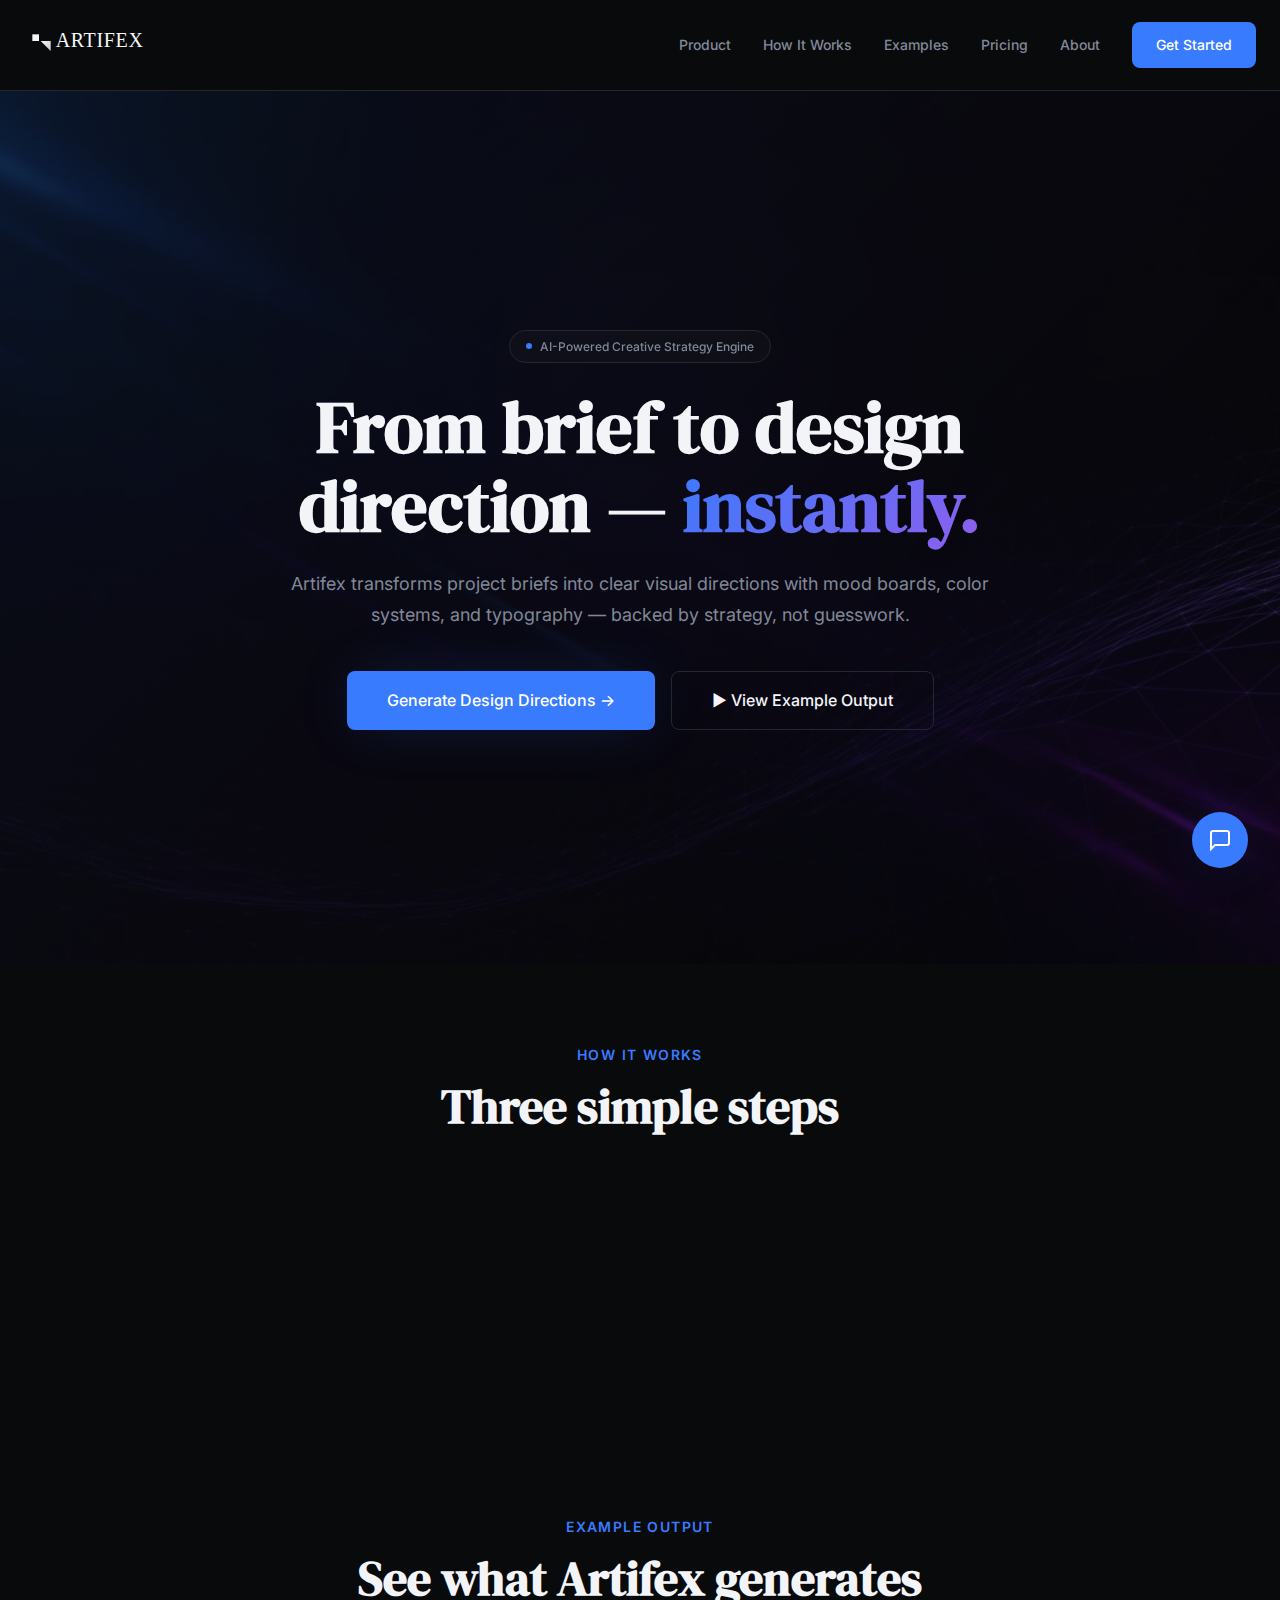
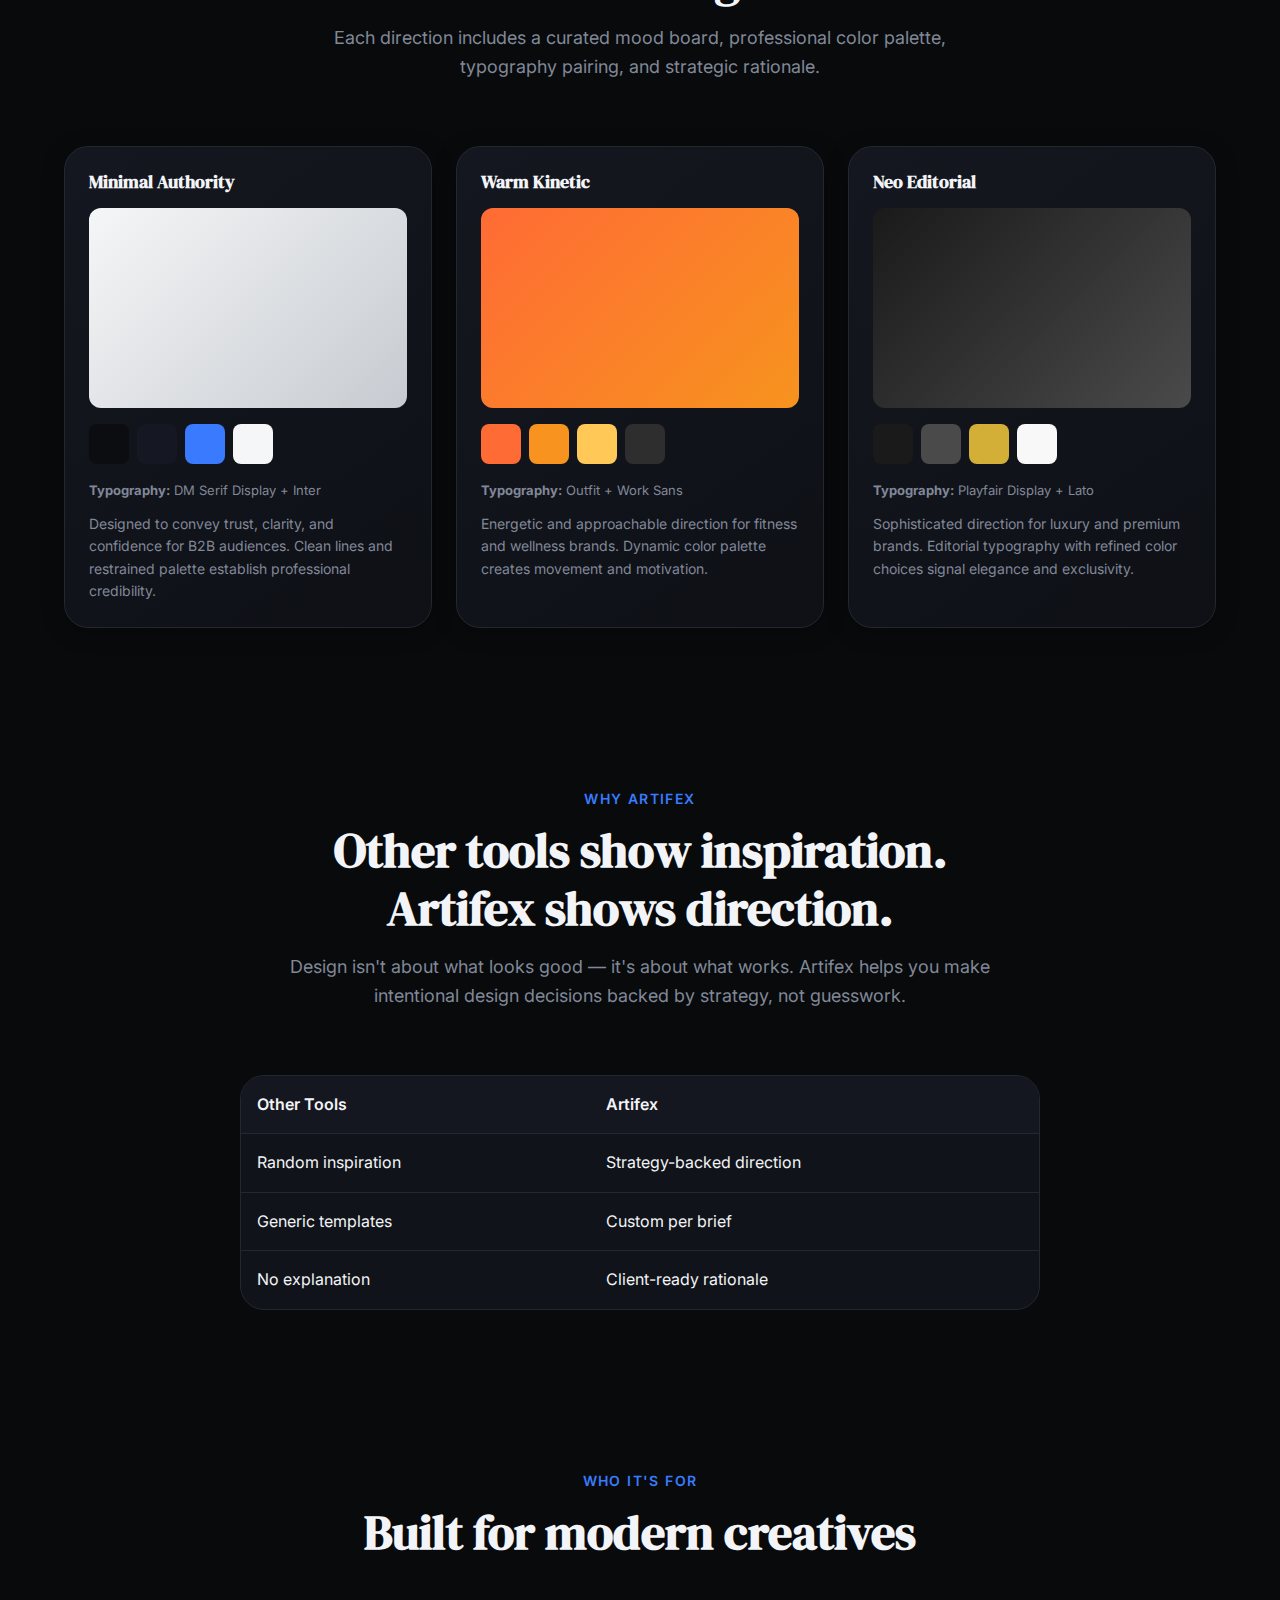
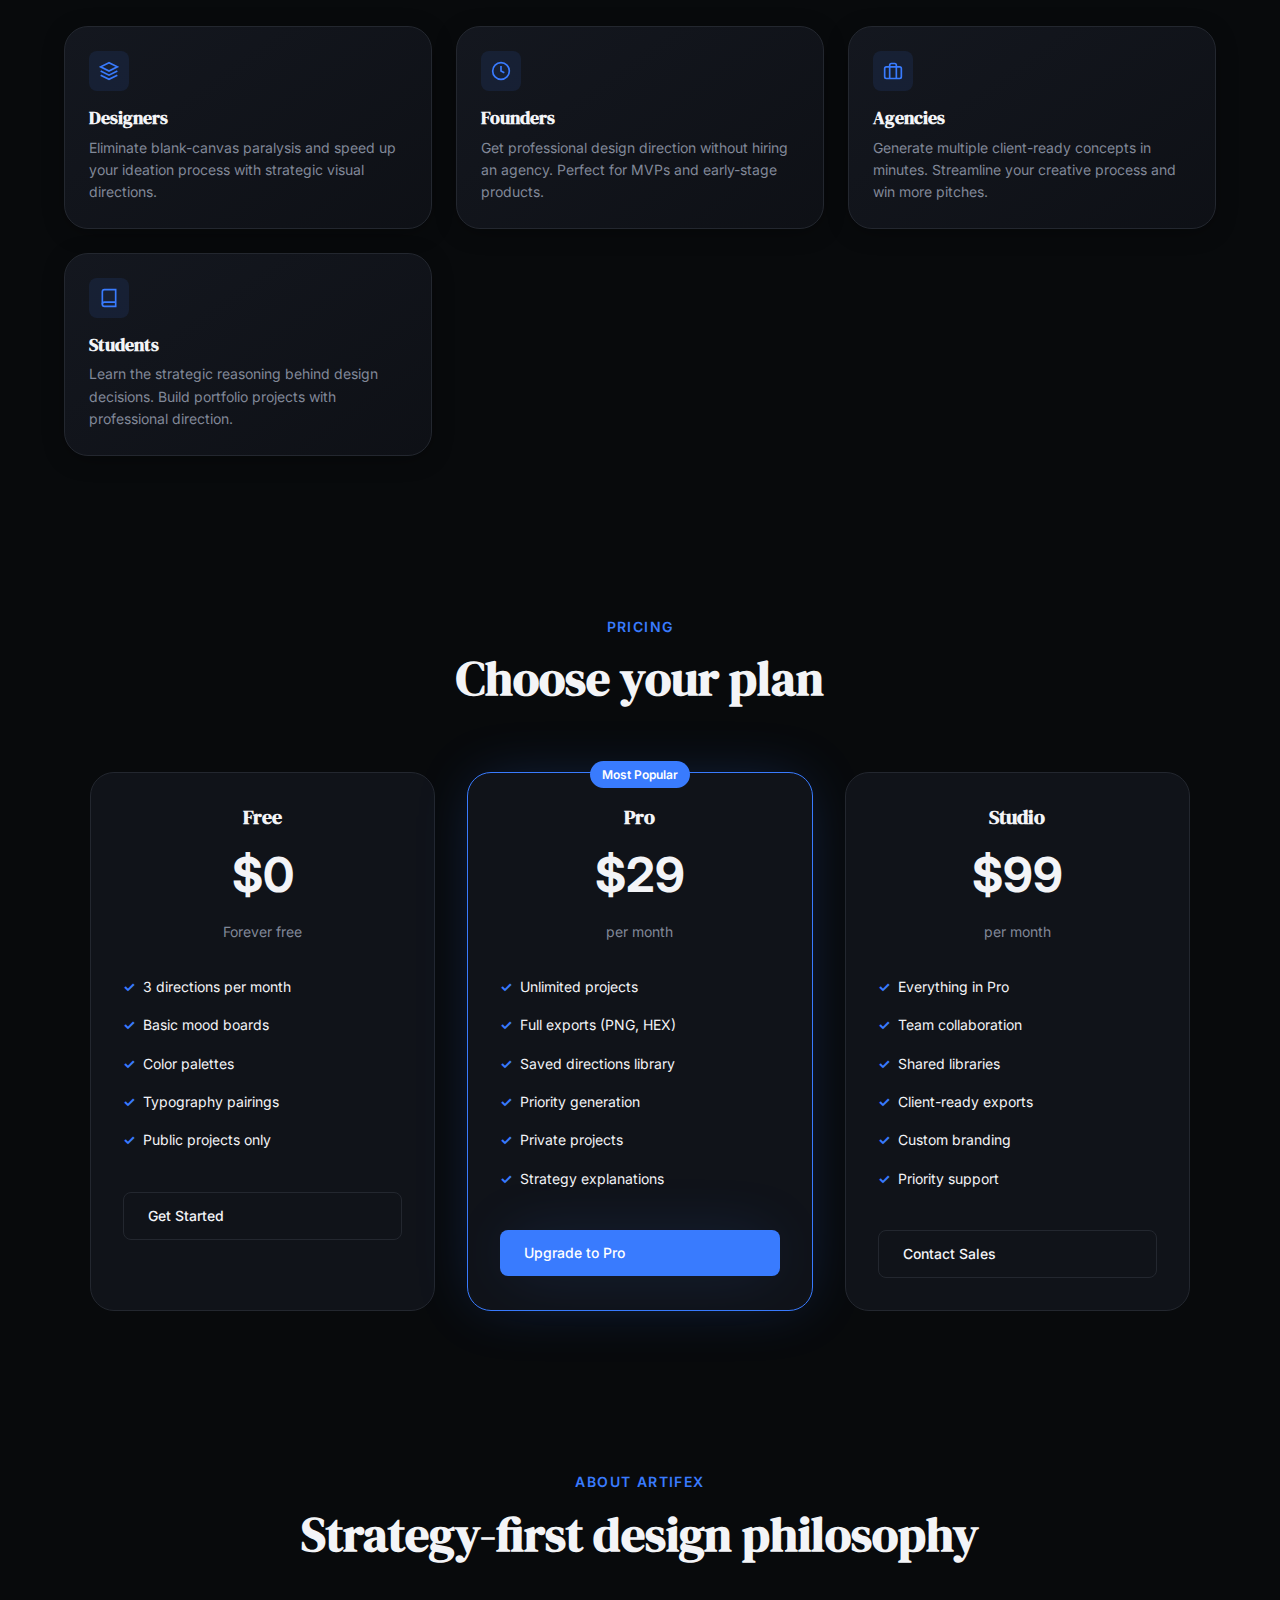
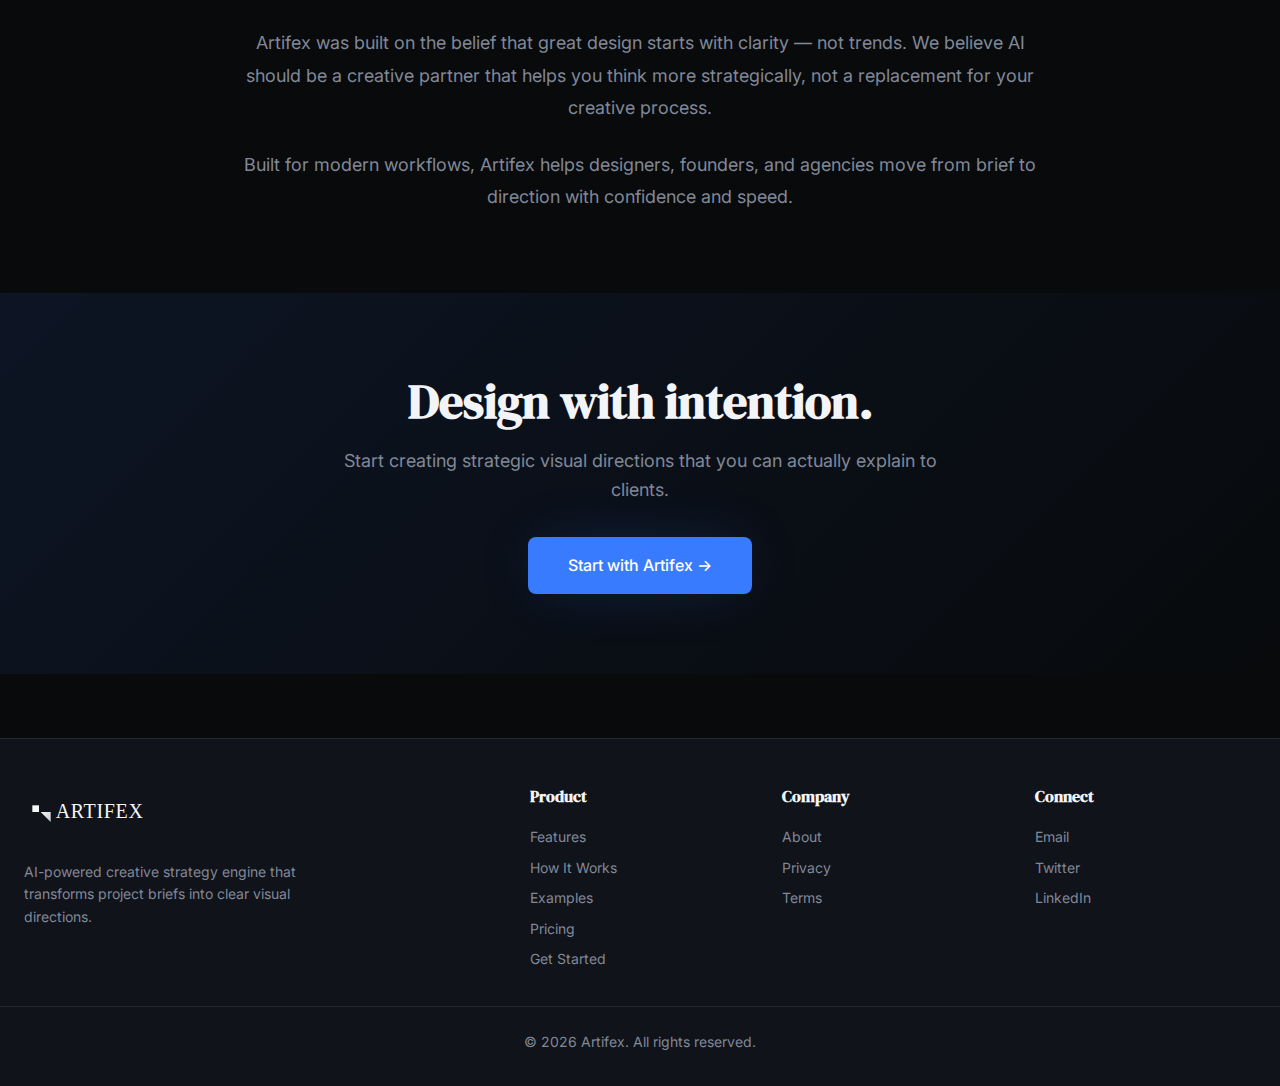
<file: index.html>
<!DOCTYPE html>
<html lang="en">
<head>
  <meta charset="UTF-8">
  <meta name="viewport" content="width=device-width, initial-scale=1.0">
  <title>Artifex — AI-Powered Creative Strategy Engine</title>
  <meta name="description" content="From brief to design direction instantly. Transform project briefs into strategic visual directions with mood boards, color systems, and typography.">
  <meta name="author" content="Jasmine">
  
  <!-- Open Graph -->
  <meta property="og:title" content="Artifex — From Brief to Design Direction">
  <meta property="og:description" content="AI-powered creative strategy engine that transforms briefs into clear visual directions.">
  <meta property="og:type" content="website">
  
  <!-- CSS -->
  <link rel="stylesheet" href="css/styles.css">
</head>
<body>
  
  <!-- Navigation -->
  <nav class="navbar">
    <div class="nav-container">
      <a href="index.html">
        <img src="images/logo.svg" alt="Artifex Logo" class="logo">
      </a>
      <ul class="nav-links">
        <li><a href="product.html">Product</a></li>
        <li><a href="how-it-works.html">How It Works</a></li>
        <li><a href="examples.html">Examples</a></li>
        <li><a href="pricing.html">Pricing</a></li>
        <li><a href="about.html">About</a></li>
        <li><a href="get-started.html" class="btn btn-primary">Get Started</a></li>
      </ul>
      <button class="mobile-menu-btn" aria-label="Toggle menu">☰</button>
    </div>
  </nav>

  <!-- Hero Section -->
  <section class="hero-section" style="background-image: url('images/hero-bg.jpg'); background-size: cover; background-position: center;">
    <div style="position: absolute; inset: 0; background: linear-gradient(135deg, hsl(220 99% 61% / 0.15), hsl(260 80% 60% / 0.08), transparent);"></div>
    <div style="position: absolute; inset: 0; background-color: var(--background); opacity: 0.6;"></div>
    <div class="container hero-content" style="position: relative; z-index: 1;">
      <div style="display: inline-flex; align-items: center; gap: 0.5rem; padding: 0.375rem 1rem; background: hsl(222 22% 8% / 0.6); border: 1px solid var(--border); border-radius: 2rem; font-size: 0.75rem; font-weight: 500; color: var(--muted-foreground); backdrop-filter: blur(8px); margin-bottom: 1.5rem;">
        <span style="width: 0.375rem; height: 0.375rem; background-color: var(--primary); border-radius: 50%;"></span>
        AI-Powered Creative Strategy Engine
      </div>
      <h1 class="hero-title font-display">
        From brief to design direction — <span class="text-gradient">instantly.</span>
      </h1>
      <p class="hero-description">
        Artifex transforms project briefs into clear visual directions with mood boards, color systems, and typography — backed by strategy, not guesswork.
      </p>
      <div class="hero-buttons">
        <a href="get-started.html" class="btn btn-primary btn-lg shadow-glow">
          Generate Design Directions →
        </a>
        <a href="examples.html" class="btn btn-outline btn-lg">
          ▶ View Example Output
        </a>
      </div>
    </div>
  </section>

  <!-- How It Works Section -->
  <section id="how-it-works">
    <div class="container">
      <div class="section-header">
        <p class="section-tagline">How It Works</p>
        <h2 class="section-title font-display">Three simple steps</h2>
      </div>
      <div class="steps-grid">
        <div class="step-card fade-in">
          <div class="step-number">1</div>
          <h3 class="step-title font-display">Input Your Brief</h3>
          <p class="step-description">
            Define your product, audience, tone, and goals.
          </p>
        </div>
        <div class="step-card fade-in">
          <div class="step-number">2</div>
          <h3 class="step-title font-display">Generate Directions</h3>
          <p class="step-description">
            Artifex analyzes strategy and aesthetics together.
          </p>
        </div>
        <div class="step-card fade-in">
          <div class="step-number">3</div>
          <h3 class="step-title font-display">Apply or Export</h3>
          <p class="step-description">
            Use client-ready outputs immediately.
          </p>
        </div>
      </div>
    </div>
  </section>

  <!-- Output Preview Section -->
  <section id="examples">
    <div class="container">
      <div class="section-header">
        <p class="section-tagline">Example Output</p>
        <h2 class="section-title font-display">See what Artifex generates</h2>
        <p class="section-description">
          Each direction includes a curated mood board, professional color palette, typography pairing, and strategic rationale.
        </p>
      </div>
      <div class="grid grid-3">
        <div class="card">
          <h3 class="card-title font-display">Minimal Authority</h3>
          <div style="height: 200px; background: linear-gradient(135deg, #f5f6f7 0%, #c7cbd1 100%); border-radius: 0.75rem; margin: 1rem 0;"></div>
          <div style="display: flex; gap: 0.5rem; margin-bottom: 1rem;">
            <div style="width: 40px; height: 40px; background: #0B0D10; border-radius: 0.5rem;"></div>
            <div style="width: 40px; height: 40px; background: #151822; border-radius: 0.5rem;"></div>
            <div style="width: 40px; height: 40px; background: #3A7AFE; border-radius: 0.5rem;"></div>
            <div style="width: 40px; height: 40px; background: #F5F6F7; border-radius: 0.5rem;"></div>
          </div>
          <p class="card-description" style="font-size: 0.8125rem; margin-bottom: 0.75rem;">
            <strong>Typography:</strong> DM Serif Display + Inter
          </p>
          <p class="card-description">
            Designed to convey trust, clarity, and confidence for B2B audiences. Clean lines and restrained palette establish professional credibility.
          </p>
        </div>

        <div class="card">
          <h3 class="card-title font-display">Warm Kinetic</h3>
          <div style="height: 200px; background: linear-gradient(135deg, #FF6B35 0%, #F7931E 100%); border-radius: 0.75rem; margin: 1rem 0;"></div>
          <div style="display: flex; gap: 0.5rem; margin-bottom: 1rem;">
            <div style="width: 40px; height: 40px; background: #FF6B35; border-radius: 0.5rem;"></div>
            <div style="width: 40px; height: 40px; background: #F7931E; border-radius: 0.5rem;"></div>
            <div style="width: 40px; height: 40px; background: #FFC857; border-radius: 0.5rem;"></div>
            <div style="width: 40px; height: 40px; background: #2E2E2E; border-radius: 0.5rem;"></div>
          </div>
          <p class="card-description" style="font-size: 0.8125rem; margin-bottom: 0.75rem;">
            <strong>Typography:</strong> Outfit + Work Sans
          </p>
          <p class="card-description">
            Energetic and approachable direction for fitness and wellness brands. Dynamic color palette creates movement and motivation.
          </p>
        </div>

        <div class="card">
          <h3 class="card-title font-display">Neo Editorial</h3>
          <div style="height: 200px; background: linear-gradient(135deg, #1a1a1a 0%, #4a4a4a 100%); border-radius: 0.75rem; margin: 1rem 0;"></div>
          <div style="display: flex; gap: 0.5rem; margin-bottom: 1rem;">
            <div style="width: 40px; height: 40px; background: #1a1a1a; border-radius: 0.5rem;"></div>
            <div style="width: 40px; height: 40px; background: #4a4a4a; border-radius: 0.5rem;"></div>
            <div style="width: 40px; height: 40px; background: #d4af37; border-radius: 0.5rem;"></div>
            <div style="width: 40px; height: 40px; background: #f8f8f8; border-radius: 0.5rem;"></div>
          </div>
          <p class="card-description" style="font-size: 0.8125rem; margin-bottom: 0.75rem;">
            <strong>Typography:</strong> Playfair Display + Lato
          </p>
          <p class="card-description">
            Sophisticated direction for luxury and premium brands. Editorial typography with refined color choices signal elegance and exclusivity.
          </p>
        </div>
      </div>
    </div>
  </section>

  <!-- Differentiation Section -->
  <section id="differentiation">
    <div class="container">
      <div class="section-header">
        <p class="section-tagline">Why Artifex</p>
        <h2 class="section-title font-display">Other tools show inspiration.<br>Artifex shows direction.</h2>
        <p class="section-description">
          Design isn't about what looks good — it's about what works. Artifex helps you make intentional design decisions backed by strategy, not guesswork.
        </p>
      </div>
      <div class="comparison-table">
        <table>
          <thead>
            <tr>
              <th>Other Tools</th>
              <th>Artifex</th>
            </tr>
          </thead>
          <tbody>
            <tr>
              <td>Random inspiration</td>
              <td>Strategy-backed direction</td>
            </tr>
            <tr>
              <td>Generic templates</td>
              <td>Custom per brief</td>
            </tr>
            <tr>
              <td>No explanation</td>
              <td>Client-ready rationale</td>
            </tr>
          </tbody>
        </table>
      </div>
    </div>
  </section>

  <!-- Audience Section -->
  <section id="audience">
    <div class="container">
      <div class="section-header">
        <p class="section-tagline">Who It's For</p>
        <h2 class="section-title font-display">Built for modern creatives</h2>
      </div>
      <div class="grid grid-2">
        <div class="card">
          <div class="card-icon">
            <svg width="20" height="20" viewBox="0 0 24 24" fill="none" stroke="currentColor" stroke-width="2">
              <path d="M12 2L2 7l10 5 10-5-10-5z"/>
              <path d="M2 17l10 5 10-5"/>
              <path d="M2 12l10 5 10-5"/>
            </svg>
          </div>
          <h3 class="card-title font-display">Designers</h3>
          <p class="card-description">
            Eliminate blank-canvas paralysis and speed up your ideation process with strategic visual directions.
          </p>
        </div>

        <div class="card">
          <div class="card-icon">
            <svg width="20" height="20" viewBox="0 0 24 24" fill="none" stroke="currentColor" stroke-width="2">
              <circle cx="12" cy="12" r="10"/>
              <path d="M12 6v6l4 2"/>
            </svg>
          </div>
          <h3 class="card-title font-display">Founders</h3>
          <p class="card-description">
            Get professional design direction without hiring an agency. Perfect for MVPs and early-stage products.
          </p>
        </div>

        <div class="card">
          <div class="card-icon">
            <svg width="20" height="20" viewBox="0 0 24 24" fill="none" stroke="currentColor" stroke-width="2">
              <rect x="2" y="7" width="20" height="14" rx="2" ry="2"/>
              <path d="M16 21V5a2 2 0 0 0-2-2h-4a2 2 0 0 0-2 2v16"/>
            </svg>
          </div>
          <h3 class="card-title font-display">Agencies</h3>
          <p class="card-description">
            Generate multiple client-ready concepts in minutes. Streamline your creative process and win more pitches.
          </p>
        </div>

        <div class="card">
          <div class="card-icon">
            <svg width="20" height="20" viewBox="0 0 24 24" fill="none" stroke="currentColor" stroke-width="2">
              <path d="M4 19.5A2.5 2.5 0 0 1 6.5 17H20"/>
              <path d="M6.5 2H20v20H6.5A2.5 2.5 0 0 1 4 19.5v-15A2.5 2.5 0 0 1 6.5 2z"/>
            </svg>
          </div>
          <h3 class="card-title font-display">Students</h3>
          <p class="card-description">
            Learn the strategic reasoning behind design decisions. Build portfolio projects with professional direction.
          </p>
        </div>
      </div>
    </div>
  </section>

  <!-- Pricing Section -->
  <section id="pricing">
    <div class="container">
      <div class="section-header">
        <p class="section-tagline">Pricing</p>
        <h2 class="section-title font-display">Choose your plan</h2>
      </div>
      <div class="pricing-grid">
        <div class="pricing-card">
          <h3 class="pricing-plan font-display">Free</h3>
          <div class="pricing-price">$0</div>
          <p class="pricing-period">Forever free</p>
          <ul class="pricing-features">
            <li>3 directions per month</li>
            <li>Basic mood boards</li>
            <li>Color palettes</li>
            <li>Typography pairings</li>
            <li>Public projects only</li>
          </ul>
          <a href="get-started.html" class="btn btn-outline" style="width: 100%;">Get Started</a>
        </div>

        <div class="pricing-card featured">
          <div class="pricing-badge">Most Popular</div>
          <h3 class="pricing-plan font-display">Pro</h3>
          <div class="pricing-price">$29</div>
          <p class="pricing-period">per month</p>
          <ul class="pricing-features">
            <li>Unlimited projects</li>
            <li>Full exports (PNG, HEX)</li>
            <li>Saved directions library</li>
            <li>Priority generation</li>
            <li>Private projects</li>
            <li>Strategy explanations</li>
          </ul>
          <a href="get-started.html" class="btn btn-primary shadow-glow" style="width: 100%;">Upgrade to Pro</a>
        </div>

        <div class="pricing-card">
          <h3 class="pricing-plan font-display">Studio</h3>
          <div class="pricing-price">$99</div>
          <p class="pricing-period">per month</p>
          <ul class="pricing-features">
            <li>Everything in Pro</li>
            <li>Team collaboration</li>
            <li>Shared libraries</li>
            <li>Client-ready exports</li>
            <li>Custom branding</li>
            <li>Priority support</li>
          </ul>
          <a href="get-started.html" class="btn btn-outline" style="width: 100%;">Contact Sales</a>
        </div>
      </div>
    </div>
  </section>

  <!-- About Section -->
  <section id="about">
    <div class="container">
      <div class="section-header">
        <p class="section-tagline">About Artifex</p>
        <h2 class="section-title font-display">Strategy-first design philosophy</h2>
      </div>
      <div style="max-width: 800px; margin: 0 auto; text-align: center;">
        <p style="font-size: 1.125rem; color: var(--muted-foreground); line-height: 1.8; margin-bottom: 1.5rem;">
          Artifex was built on the belief that great design starts with clarity — not trends. We believe AI should be a creative partner that helps you think more strategically, not a replacement for your creative process.
        </p>
        <p style="font-size: 1.125rem; color: var(--muted-foreground); line-height: 1.8;">
          Built for modern workflows, Artifex helps designers, founders, and agencies move from brief to direction with confidence and speed.
        </p>
      </div>
    </div>
  </section>

  <!-- CTA Section -->
  <section id="cta" style="background: linear-gradient(135deg, hsl(220 99% 61% / 0.1), transparent);">
    <div class="container" style="text-align: center;">
      <h2 class="section-title font-display" style="margin-bottom: 1rem;">
        Design with intention.
      </h2>
      <p style="font-size: 1.125rem; color: var(--muted-foreground); max-width: 600px; margin: 0 auto 2rem;">
        Start creating strategic visual directions that you can actually explain to clients.
      </p>
      <a href="get-started.html" class="btn btn-primary btn-lg shadow-glow">
        Start with Artifex →
      </a>
    </div>
  </section>

  <!-- Footer -->
  <footer class="footer">
    <div class="footer-content">
      <div class="footer-section" style="grid-column: span 2;">
        <img src="images/logo.svg" alt="Artifex Logo" class="logo" style="margin-bottom: 1rem;">
        <p style="color: var(--muted-foreground); font-size: 0.875rem; max-width: 300px;">
          AI-powered creative strategy engine that transforms project briefs into clear visual directions.
        </p>
      </div>
      <div class="footer-section">
        <h3 class="font-display">Product</h3>
        <ul class="footer-links">
          <li><a href="product.html">Features</a></li>
          <li><a href="how-it-works.html">How It Works</a></li>
          <li><a href="examples.html">Examples</a></li>
          <li><a href="pricing.html">Pricing</a></li>
          <li><a href="get-started.html">Get Started</a></li>
        </ul>
      </div>
      <div class="footer-section">
        <h3 class="font-display">Company</h3>
        <ul class="footer-links">
          <li><a href="about.html">About</a></li>
          <li><a href="legal.html">Privacy</a></li>
          <li><a href="legal.html">Terms</a></li>
        </ul>
      </div>
      <div class="footer-section">
        <h3 class="font-display">Connect</h3>
        <ul class="footer-links">
          <li><a href="mailto:hello@artifex.design">Email</a></li>
          <li><a href="https://twitter.com" target="_blank">Twitter</a></li>
          <li><a href="https://linkedin.com" target="_blank">LinkedIn</a></li>
        </ul>
      </div>
    </div>
    <div class="footer-bottom">
      <p>&copy; 2026 Artifex. All rights reserved.</p>
    </div>
  </footer>

  <!-- Chat Widget Placeholder -->
  <div class="chat-widget">
    <button class="chat-button" aria-label="Open chat">
      <svg width="24" height="24" viewBox="0 0 24 24" fill="none" stroke="currentColor" stroke-width="2">
        <path d="M21 15a2 2 0 0 1-2 2H7l-4 4V5a2 2 0 0 1 2-2h14a2 2 0 0 1 2 2z"/>
      </svg>
    </button>
  </div>

  <!-- JavaScript -->
  <script src="js/main.js"></script>
</file>
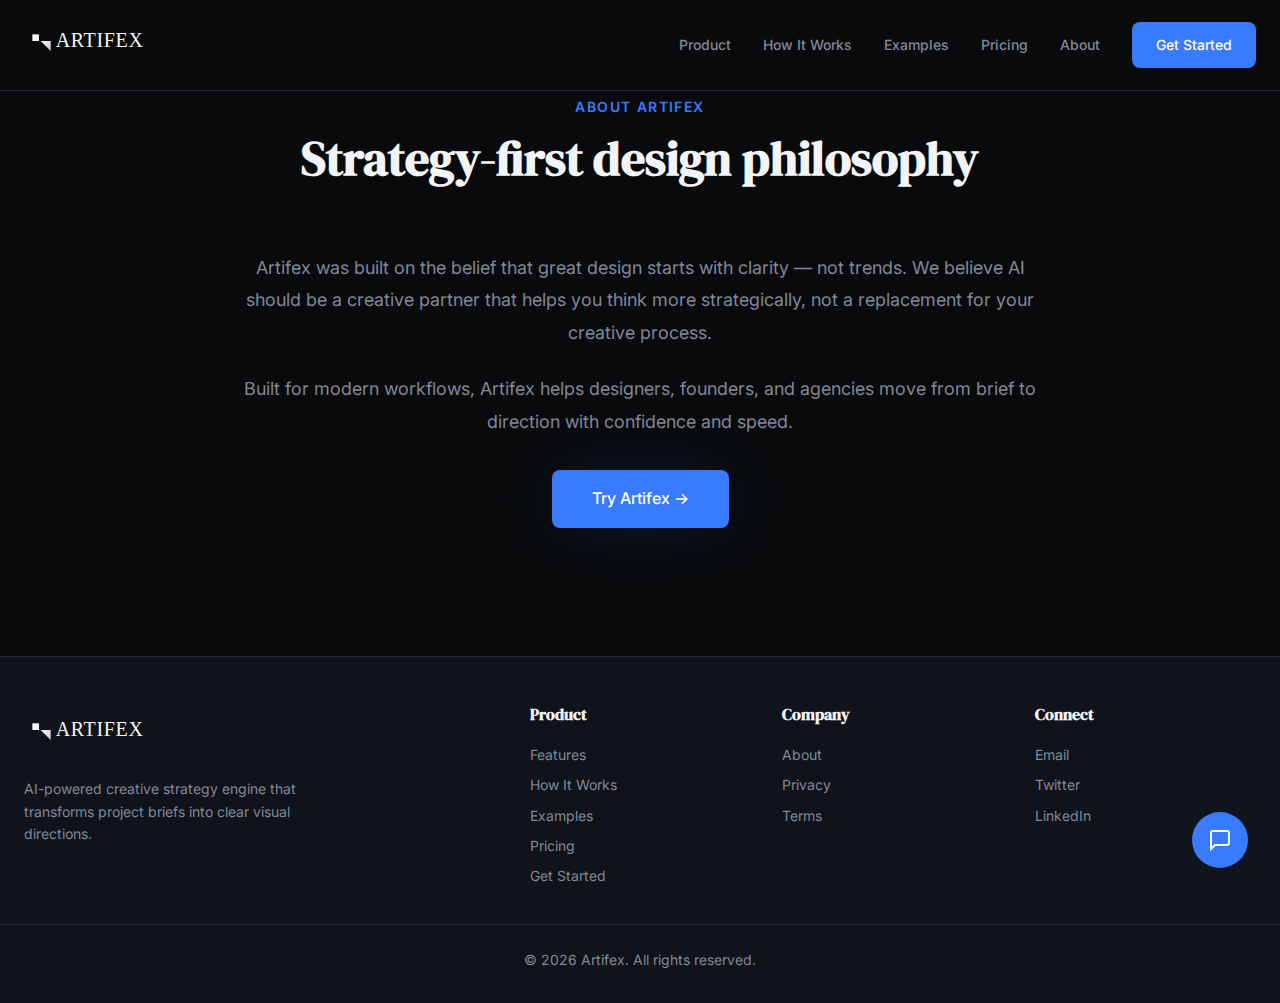
<file: about.html>
<!DOCTYPE html>
<html lang="en">
<head>
  <meta charset="UTF-8">
  <meta name="viewport" content="width=device-width, initial-scale=1.0">
  <title>About — Artifex</title>
  <link rel="stylesheet" href="css/styles.css">
</head>
<body>
  <nav class="navbar">
    <div class="nav-container">
      <a href="index.html"><img src="images/logo.svg" alt="Artifex Logo" class="logo"></a>
      <ul class="nav-links">
        <li><a href="product.html">Product</a></li>
        <li><a href="how-it-works.html">How It Works</a></li>
        <li><a href="examples.html">Examples</a></li>
        <li><a href="pricing.html">Pricing</a></li>
        <li><a href="about.html">About</a></li>
        <li><a href="get-started.html" class="btn btn-primary">Get Started</a></li>
      </ul>
      <button class="mobile-menu-btn">☰</button>
    </div>
  </nav>

  <main style="padding-top: 6rem; padding-bottom: 4rem;">
    <div class="container">
      <div class="section-header">
        <p class="section-tagline">About Artifex</p>
        <h1 class="section-title font-display">Strategy-first design philosophy</h1>
      </div>

      <div style="max-width: 800px; margin: 0 auto; text-align: center;">
        <p style="font-size: 1.125rem; color: var(--muted-foreground); line-height: 1.8; margin-bottom: 1.5rem;">
          Artifex was built on the belief that great design starts with clarity — not trends. We believe AI should be a creative partner that helps you think more strategically, not a replacement for your creative process.
        </p>
        <p style="font-size: 1.125rem; color: var(--muted-foreground); line-height: 1.8; margin-bottom: 2rem;">
          Built for modern workflows, Artifex helps designers, founders, and agencies move from brief to direction with confidence and speed.
        </p>
        
        <a href="get-started.html" class="btn btn-primary btn-lg shadow-glow">Try Artifex →</a>
      </div>
    </div>
  </main>

    <footer class="footer">
    <div class="footer-content">
      <div class="footer-section" style="grid-column: span 2;">
        <img src="images/logo.svg" alt="Artifex Logo" class="logo" style="margin-bottom: 1rem;">
        <p style="color: var(--muted-foreground); font-size: 0.875rem; max-width: 300px;">
          AI-powered creative strategy engine that transforms project briefs into clear visual directions.
        </p>
      </div>
      <div class="footer-section">
        <h3 class="font-display">Product</h3>
        <ul class="footer-links">
          <li><a href="product.html">Features</a></li>
          <li><a href="how-it-works.html">How It Works</a></li>
          <li><a href="examples.html">Examples</a></li>
          <li><a href="pricing.html">Pricing</a></li>
          <li><a href="get-started.html">Get Started</a></li>
        </ul>
      </div>
      <div class="footer-section">
        <h3 class="font-display">Company</h3>
        <ul class="footer-links">
          <li><a href="about.html">About</a></li>
          <li><a href="legal.html">Privacy</a></li>
          <li><a href="legal.html">Terms</a></li>
        </ul>
      </div>
      <div class="footer-section">
        <h3 class="font-display">Connect</h3>
        <ul class="footer-links">
          <li><a href="mailto:hello@artifex.design">Email</a></li>
          <li><a href="https://twitter.com" target="_blank">Twitter</a></li>
          <li><a href="https://linkedin.com" target="_blank">LinkedIn</a></li>
        </ul>
      </div>
    </div>
    <div class="footer-bottom">
      <p>&copy; 2026 Artifex. All rights reserved.</p>
    </div>
  </footer>

  <!-- Chat Widget Placeholder -->
  <div class="chat-widget">
    <button class="chat-button" aria-label="Open chat">
      <svg width="24" height="24" viewBox="0 0 24 24" fill="none" stroke="currentColor" stroke-width="2">
        <path d="M21 15a2 2 0 0 1-2 2H7l-4 4V5a2 2 0 0 1 2-2h14a2 2 0 0 1 2 2z"/>
      </svg>
    </button>
  </div>

  <script src="js/main.js"></script>
</body>
</html>
</file>
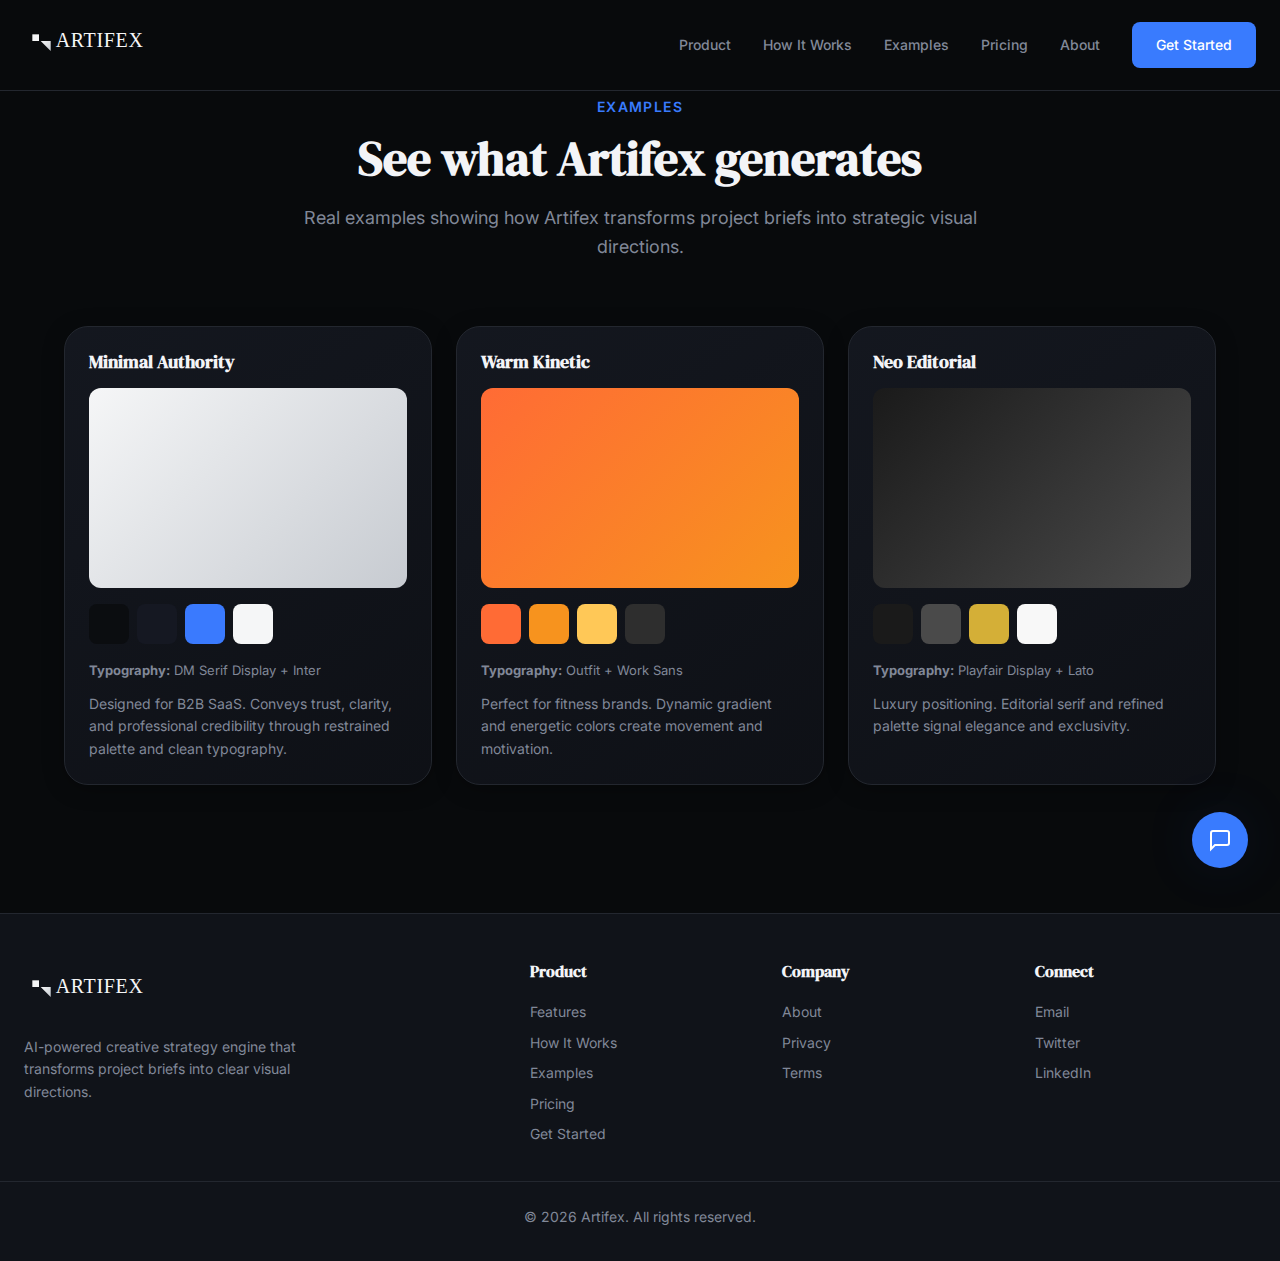
<file: examples.html>
<!DOCTYPE html>
<html lang="en">
<head>
  <meta charset="UTF-8">
  <meta name="viewport" content="width=device-width, initial-scale=1.0">
  <title>Examples — Artifex</title>
  <link rel="stylesheet" href="css/styles.css">
</head>
<body>
  <nav class="navbar">
    <div class="nav-container">
      <a href="index.html"><img src="images/logo.svg" alt="Artifex Logo" class="logo"></a>
      <ul class="nav-links">
        <li><a href="product.html">Product</a></li>
        <li><a href="how-it-works.html">How It Works</a></li>
        <li><a href="examples.html">Examples</a></li>
        <li><a href="pricing.html">Pricing</a></li>
        <li><a href="about.html">About</a></li>
        <li><a href="get-started.html" class="btn btn-primary">Get Started</a></li>
      </ul>
      <button class="mobile-menu-btn" aria-label="Toggle menu">☰</button>
    </div>
  </nav>

  <main style="padding-top: 6rem; padding-bottom: 4rem;">
    <div class="container">
      <div class="section-header">
        <p class="section-tagline">Examples</p>
        <h1 class="section-title font-display">See what Artifex generates</h1>
        <p class="section-description">
          Real examples showing how Artifex transforms project briefs into strategic visual directions.
        </p>
      </div>

      <div class="grid grid-3">
        <div class="card">
          <h3 class="card-title font-display">Minimal Authority</h3>
          <div style="height: 200px; background: linear-gradient(135deg, #f5f6f7 0%, #c7cbd1 100%); border-radius: 0.75rem; margin: 1rem 0;"></div>
          <div style="display: flex; gap: 0.5rem; margin-bottom: 1rem;">
            <div style="width: 40px; height: 40px; background: #0B0D10; border-radius: 0.5rem;"></div>
            <div style="width: 40px; height: 40px; background: #151822; border-radius: 0.5rem;"></div>
            <div style="width: 40px; height: 40px; background: #3A7AFE; border-radius: 0.5rem;"></div>
            <div style="width: 40px; height: 40px; background: #F5F6F7; border-radius: 0.5rem;"></div>
          </div>
          <p class="card-description" style="font-size: 0.8125rem; margin-bottom: 0.75rem;">
            <strong>Typography:</strong> DM Serif Display + Inter
          </p>
          <p class="card-description">
            Designed for B2B SaaS. Conveys trust, clarity, and professional credibility through restrained palette and clean typography.
          </p>
        </div>

        <div class="card">
          <h3 class="card-title font-display">Warm Kinetic</h3>
          <div style="height: 200px; background: linear-gradient(135deg, #FF6B35 0%, #F7931E 100%); border-radius: 0.75rem; margin: 1rem 0;"></div>
          <div style="display: flex; gap: 0.5rem; margin-bottom: 1rem;">
            <div style="width: 40px; height: 40px; background: #FF6B35; border-radius: 0.5rem;"></div>
            <div style="width: 40px; height: 40px; background: #F7931E; border-radius: 0.5rem;"></div>
            <div style="width: 40px; height: 40px; background: #FFC857; border-radius: 0.5rem;"></div>
            <div style="width: 40px; height: 40px; background: #2E2E2E; border-radius: 0.5rem;"></div>
          </div>
          <p class="card-description" style="font-size: 0.8125rem; margin-bottom: 0.75rem;">
            <strong>Typography:</strong> Outfit + Work Sans
          </p>
          <p class="card-description">
            Perfect for fitness brands. Dynamic gradient and energetic colors create movement and motivation.
          </p>
        </div>

        <div class="card">
          <h3 class="card-title font-display">Neo Editorial</h3>
          <div style="height: 200px; background: linear-gradient(135deg, #1a1a1a 0%, #4a4a4a 100%); border-radius: 0.75rem; margin: 1rem 0;"></div>
          <div style="display: flex; gap: 0.5rem; margin-bottom: 1rem;">
            <div style="width: 40px; height: 40px; background: #1a1a1a; border-radius: 0.5rem;"></div>
            <div style="width: 40px; height: 40px; background: #4a4a4a; border-radius: 0.5rem;"></div>
            <div style="width: 40px; height: 40px; background: #d4af37; border-radius: 0.5rem;"></div>
            <div style="width: 40px; height: 40px; background: #f8f8f8; border-radius: 0.5rem;"></div>
          </div>
          <p class="card-description" style="font-size: 0.8125rem; margin-bottom: 0.75rem;">
            <strong>Typography:</strong> Playfair Display + Lato
          </p>
          <p class="card-description">
            Luxury positioning. Editorial serif and refined palette signal elegance and exclusivity.
          </p>
        </div>
      </div>
    </div>
  </main>

  <footer class="footer">
    <div class="footer-content">
      <div class="footer-section" style="grid-column: span 2;">
        <img src="images/logo.svg" alt="Artifex Logo" class="logo" style="margin-bottom: 1rem;">
        <p style="color: var(--muted-foreground); font-size: 0.875rem; max-width: 300px;">
          AI-powered creative strategy engine that transforms project briefs into clear visual directions.
        </p>
      </div>
      <div class="footer-section">
        <h3 class="font-display">Product</h3>
        <ul class="footer-links">
          <li><a href="product.html">Features</a></li>
          <li><a href="how-it-works.html">How It Works</a></li>
          <li><a href="examples.html">Examples</a></li>
          <li><a href="pricing.html">Pricing</a></li>
          <li><a href="get-started.html">Get Started</a></li>
        </ul>
      </div>
      <div class="footer-section">
        <h3 class="font-display">Company</h3>
        <ul class="footer-links">
          <li><a href="about.html">About</a></li>
          <li><a href="legal.html">Privacy</a></li>
          <li><a href="legal.html">Terms</a></li>
        </ul>
      </div>
      <div class="footer-section">
        <h3 class="font-display">Connect</h3>
        <ul class="footer-links">
          <li><a href="mailto:hello@artifex.design">Email</a></li>
          <li><a href="https://twitter.com" target="_blank">Twitter</a></li>
          <li><a href="https://linkedin.com" target="_blank">LinkedIn</a></li>
        </ul>
      </div>
    </div>
    <div class="footer-bottom">
      <p>&copy; 2026 Artifex. All rights reserved.</p>
    </div>
  </footer>

  <!-- Chat Widget Placeholder -->
  <div class="chat-widget">
    <button class="chat-button" aria-label="Open chat">
      <svg width="24" height="24" viewBox="0 0 24 24" fill="none" stroke="currentColor" stroke-width="2">
        <path d="M21 15a2 2 0 0 1-2 2H7l-4 4V5a2 2 0 0 1 2-2h14a2 2 0 0 1 2 2z"/>
      </svg>
    </button>
  </div>

  <script src="js/main.js"></script>
</body>
</html>
</file>
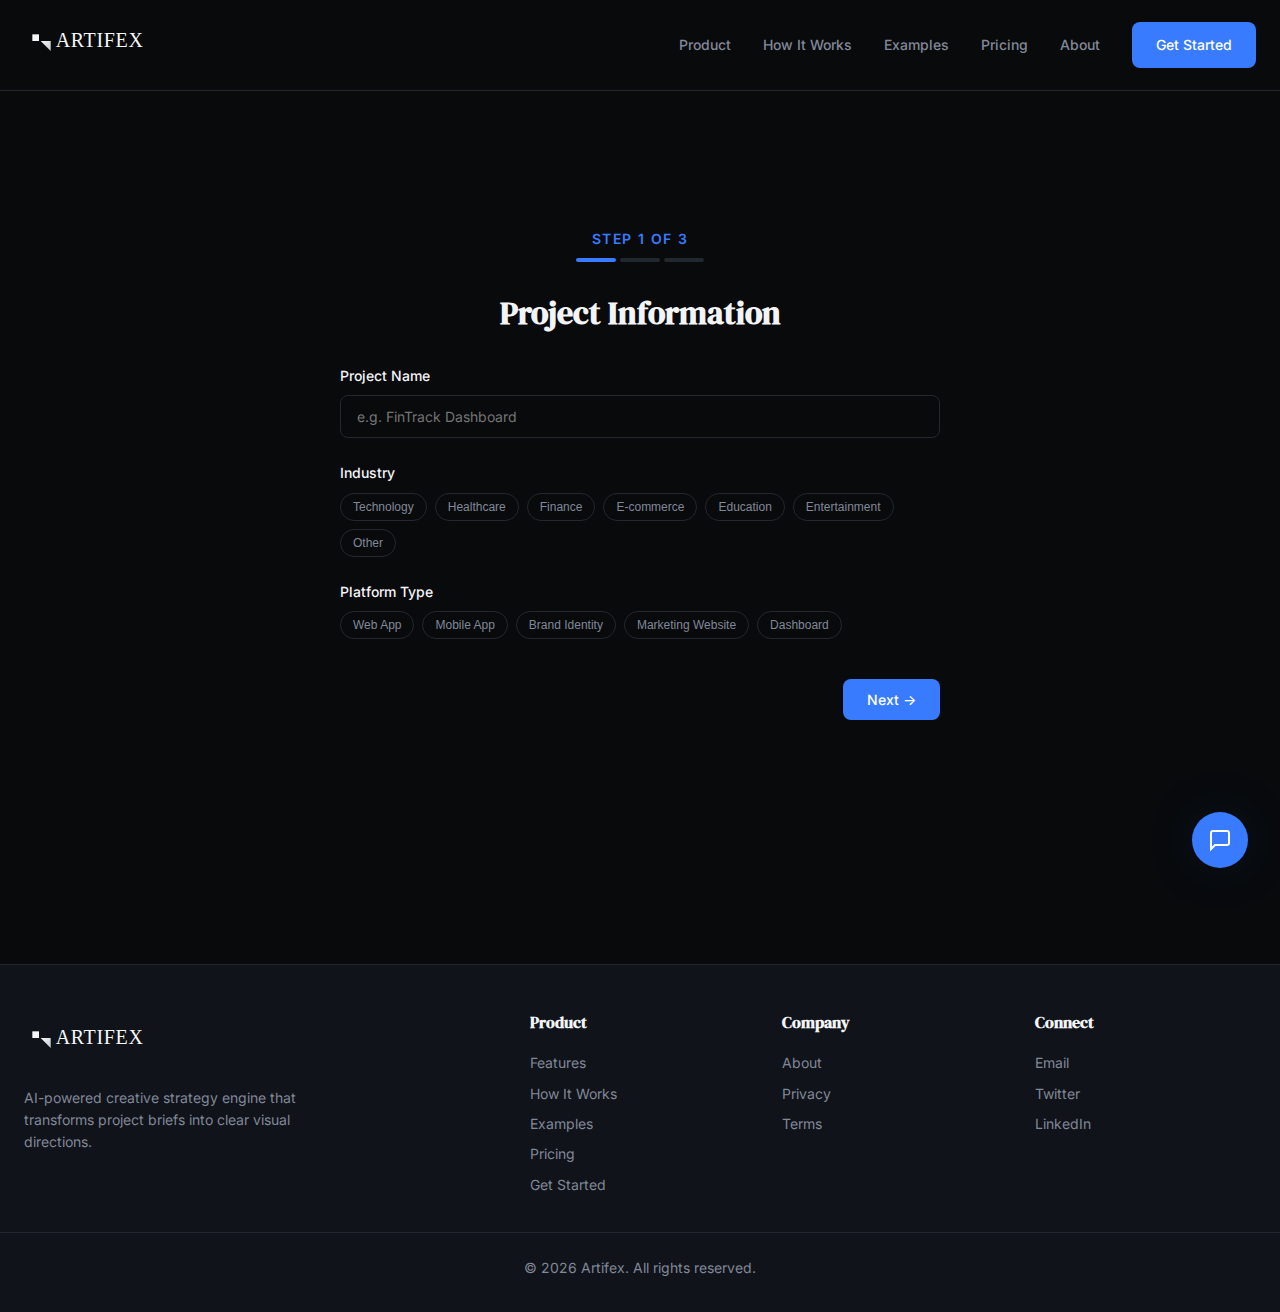
<file: get-started.html>
<!DOCTYPE html>
<html lang="en">
<head>
  <meta charset="UTF-8">
  <meta name="viewport" content="width=device-width, initial-scale=1.0">
  <title>Get Started — Artifex</title>
  <link rel="stylesheet" href="css/styles.css">
</head>
<body>
  
  <!-- Navigation -->
  <nav class="navbar">
    <div class="nav-container">
      <a href="index.html">
        <img src="images/logo.svg" alt="Artifex Logo" class="logo">
      </a>
      <ul class="nav-links">
        <li><a href="product.html">Product</a></li>
        <li><a href="how-it-works.html">How It Works</a></li>
        <li><a href="examples.html">Examples</a></li>
        <li><a href="pricing.html">Pricing</a></li>
        <li><a href="about.html">About</a></li>
        <li><a href="get-started.html" class="btn btn-primary">Get Started</a></li>
      </ul>
      <button class="mobile-menu-btn" aria-label="Toggle menu">☰</button>
    </div>
  </nav>

  <main style="min-height: 100vh; display: flex; align-items: center; justify-content: center; padding: 6rem 1.5rem 3rem;">
    
    <!-- Form Container -->
    <div id="form-container" style="width: 100%; max-width: 600px;">
      
      <!-- Progress Indicator -->
      <div style="text-align: center; margin-bottom: 2rem;">
        <p id="step-label" style="font-size: 0.875rem; font-weight: 600; text-transform: uppercase; letter-spacing: 0.1em; color: var(--primary); margin-bottom: 0.5rem;">
          Step 1 of 3
        </p>
        <div class="progress-steps" id="progress-steps">
          <div class="progress-step active"></div>
          <div class="progress-step"></div>
          <div class="progress-step"></div>
        </div>
      </div>

      <!-- Step 1: Project Info -->
      <div id="step-1" class="form-step">
        <h2 class="font-display" style="font-size: 2rem; text-align: center; margin-bottom: 2rem;">
          Project Information
        </h2>
        
        <div class="form-group">
          <label class="form-label">Project Name</label>
          <input type="text" id="project-name" class="form-input" placeholder="e.g. FinTrack Dashboard">
        </div>

        <div class="form-group">
          <label class="form-label">Industry</label>
          <div class="tags" id="industry-tags">
            <button type="button" class="tag" data-value="Technology">Technology</button>
            <button type="button" class="tag" data-value="Healthcare">Healthcare</button>
            <button type="button" class="tag" data-value="Finance">Finance</button>
            <button type="button" class="tag" data-value="E-commerce">E-commerce</button>
            <button type="button" class="tag" data-value="Education">Education</button>
            <button type="button" class="tag" data-value="Entertainment">Entertainment</button>
            <button type="button" class="tag" data-value="Other">Other</button>
          </div>
        </div>

        <div class="form-group">
          <label class="form-label">Platform Type</label>
          <div class="tags" id="platform-tags">
            <button type="button" class="tag" data-value="Web App">Web App</button>
            <button type="button" class="tag" data-value="Mobile App">Mobile App</button>
            <button type="button" class="tag" data-value="Brand Identity">Brand Identity</button>
            <button type="button" class="tag" data-value="Marketing Website">Marketing Website</button>
            <button type="button" class="tag" data-value="Dashboard">Dashboard</button>
          </div>
        </div>
      </div>

      <!-- Step 2: Audience & Tone -->
      <div id="step-2" class="form-step hidden">
        <h2 class="font-display" style="font-size: 2rem; text-align: center; margin-bottom: 2rem;">
          Audience & Tone
        </h2>
        
        <div class="form-group">
          <label class="form-label">Target Audience</label>
          <input type="text" id="audience" class="form-input" placeholder="e.g. Small business owners, 25-45">
        </div>

        <div class="form-group">
          <label class="form-label">Desired Tone (select multiple)</label>
          <div class="tags" id="tone-tags">
            <button type="button" class="tag" data-value="Professional">Professional</button>
            <button type="button" class="tag" data-value="Playful">Playful</button>
            <button type="button" class="tag" data-value="Luxurious">Luxurious</button>
            <button type="button" class="tag" data-value="Minimal">Minimal</button>
            <button type="button" class="tag" data-value="Bold">Bold</button>
            <button type="button" class="tag" data-value="Warm">Warm</button>
          </div>
        </div>
      </div>

      <!-- Step 3: Strategic Goals -->
      <div id="step-3" class="form-step hidden">
        <h2 class="font-display" style="font-size: 2rem; text-align: center; margin-bottom: 2rem;">
          Strategic Goals
        </h2>
        
        <div class="form-group">
          <label class="form-label">Primary attributes (select multiple)</label>
          <div class="tags" id="goals-tags">
            <button type="button" class="tag" data-value="Trust">Trust</button>
            <button type="button" class="tag" data-value="Energy">Energy</button>
            <button type="button" class="tag" data-value="Authority">Authority</button>
            <button type="button" class="tag" data-value="Playfulness">Playfulness</button>
            <button type="button" class="tag" data-value="Innovation">Innovation</button>
            <button type="button" class="tag" data-value="Elegance">Elegance</button>
          </div>
        </div>
      </div>

      <!-- Results View -->
      <div id="results" class="hidden" style="text-align: center;">
        <div style="margin: 0 auto 1.5rem; width: 4rem; height: 4rem; display: flex; align-items: center; justify-content: center; background: hsl(220 99% 61% / 0.1); border-radius: 1.5rem;">
          <svg width="32" height="32" viewBox="0 0 24 24" fill="none" stroke="var(--primary)" stroke-width="2">
            <polygon points="12 2 15.09 8.26 22 9.27 17 14.14 18.18 21.02 12 17.77 5.82 21.02 7 14.14 2 9.27 8.91 8.26 12 2"/>
          </svg>
        </div>
        <h1 class="font-display" style="font-size: 2rem; margin-bottom: 1rem;">
          Directions Generated!
        </h1>
        <p id="project-name-result" style="color: var(--foreground); margin-bottom: 0.5rem; font-weight: 500;"></p>
        <p style="font-size: 0.875rem; color: var(--muted-foreground); margin-bottom: 2rem;">
          3 strategic visual directions have been created based on your brief. In the full app, you'd see mood boards, color palettes, typography, and rationale here.
        </p>
        
        <div class="grid" style="gap: 0.75rem; margin-bottom: 2rem;">
          <div class="card" style="text-align: left;">
            <h3 class="font-display" style="font-size: 1.125rem; margin-bottom: 0.5rem;">Minimal Authority</h3>
            <p style="font-size: 0.75rem; color: var(--muted-foreground);">
              Direction ready — mood board, palette, typography & rationale included.
            </p>
          </div>
          <div class="card" style="text-align: left;">
            <h3 class="font-display" style="font-size: 1.125rem; margin-bottom: 0.5rem;">Warm Kinetic</h3>
            <p style="font-size: 0.75rem; color: var(--muted-foreground);">
              Direction ready — mood board, palette, typography & rationale included.
            </p>
          </div>
          <div class="card" style="text-align: left;">
            <h3 class="font-display" style="font-size: 1.125rem; margin-bottom: 0.5rem;">Neo Editorial</h3>
            <p style="font-size: 0.75rem; color: var(--muted-foreground);">
              Direction ready — mood board, palette, typography & rationale included.
            </p>
          </div>
        </div>

        <button id="create-another" class="btn btn-outline">
          ← Create Another
        </button>
      </div>

      <!-- Navigation Buttons -->
      <div id="nav-buttons" style="display: flex; justify-content: space-between; margin-top: 2.5rem;">
        <button id="back-btn" class="btn btn-outline hidden">
          ← Back
        </button>
        <div id="spacer" style="flex: 1;"></div>
        <button id="next-btn" class="btn btn-primary">
          Next →
        </button>
      </div>
    </div>

  </main>
<!-- Footer -->
  <footer class="footer">
    <div class="footer-content">
      <div class="footer-section" style="grid-column: span 2;">
        <img src="images/logo.svg" alt="Artifex Logo" class="logo" style="margin-bottom: 1rem;">
        <p style="color: var(--muted-foreground); font-size: 0.875rem; max-width: 300px;">
          AI-powered creative strategy engine that transforms project briefs into clear visual directions.
        </p>
      </div>
      <div class="footer-section">
        <h3 class="font-display">Product</h3>
        <ul class="footer-links">
          <li><a href="product.html">Features</a></li>
          <li><a href="how-it-works.html">How It Works</a></li>
          <li><a href="examples.html">Examples</a></li>
          <li><a href="pricing.html">Pricing</a></li>
          <li><a href="get-started.html">Get Started</a></li>
        </ul>
      </div>
      <div class="footer-section">
        <h3 class="font-display">Company</h3>
        <ul class="footer-links">
          <li><a href="about.html">About</a></li>
          <li><a href="legal.html">Privacy</a></li>
          <li><a href="legal.html">Terms</a></li>
        </ul>
      </div>
      <div class="footer-section">
        <h3 class="font-display">Connect</h3>
        <ul class="footer-links">
          <li><a href="mailto:hello@artifex.design">Email</a></li>
          <li><a href="https://twitter.com" target="_blank">Twitter</a></li>
          <li><a href="https://linkedin.com" target="_blank">LinkedIn</a></li>
        </ul>
      </div>
    </div>
    <div class="footer-bottom">
      <p>&copy; 2026 Artifex. All rights reserved.</p>
    </div>
  </footer>
    <!-- Chat Widget Placeholder -->
  <div class="chat-widget">
    <button class="chat-button" aria-label="Open chat">
      <svg width="24" height="24" viewBox="0 0 24 24" fill="none" stroke="currentColor" stroke-width="2">
        <path d="M21 15a2 2 0 0 1-2 2H7l-4 4V5a2 2 0 0 1 2-2h14a2 2 0 0 1 2 2z"/>
      </svg>
    </button>
  </footer>
  <script src="js/get-started.js"></script>
</body>
</html>
</file>
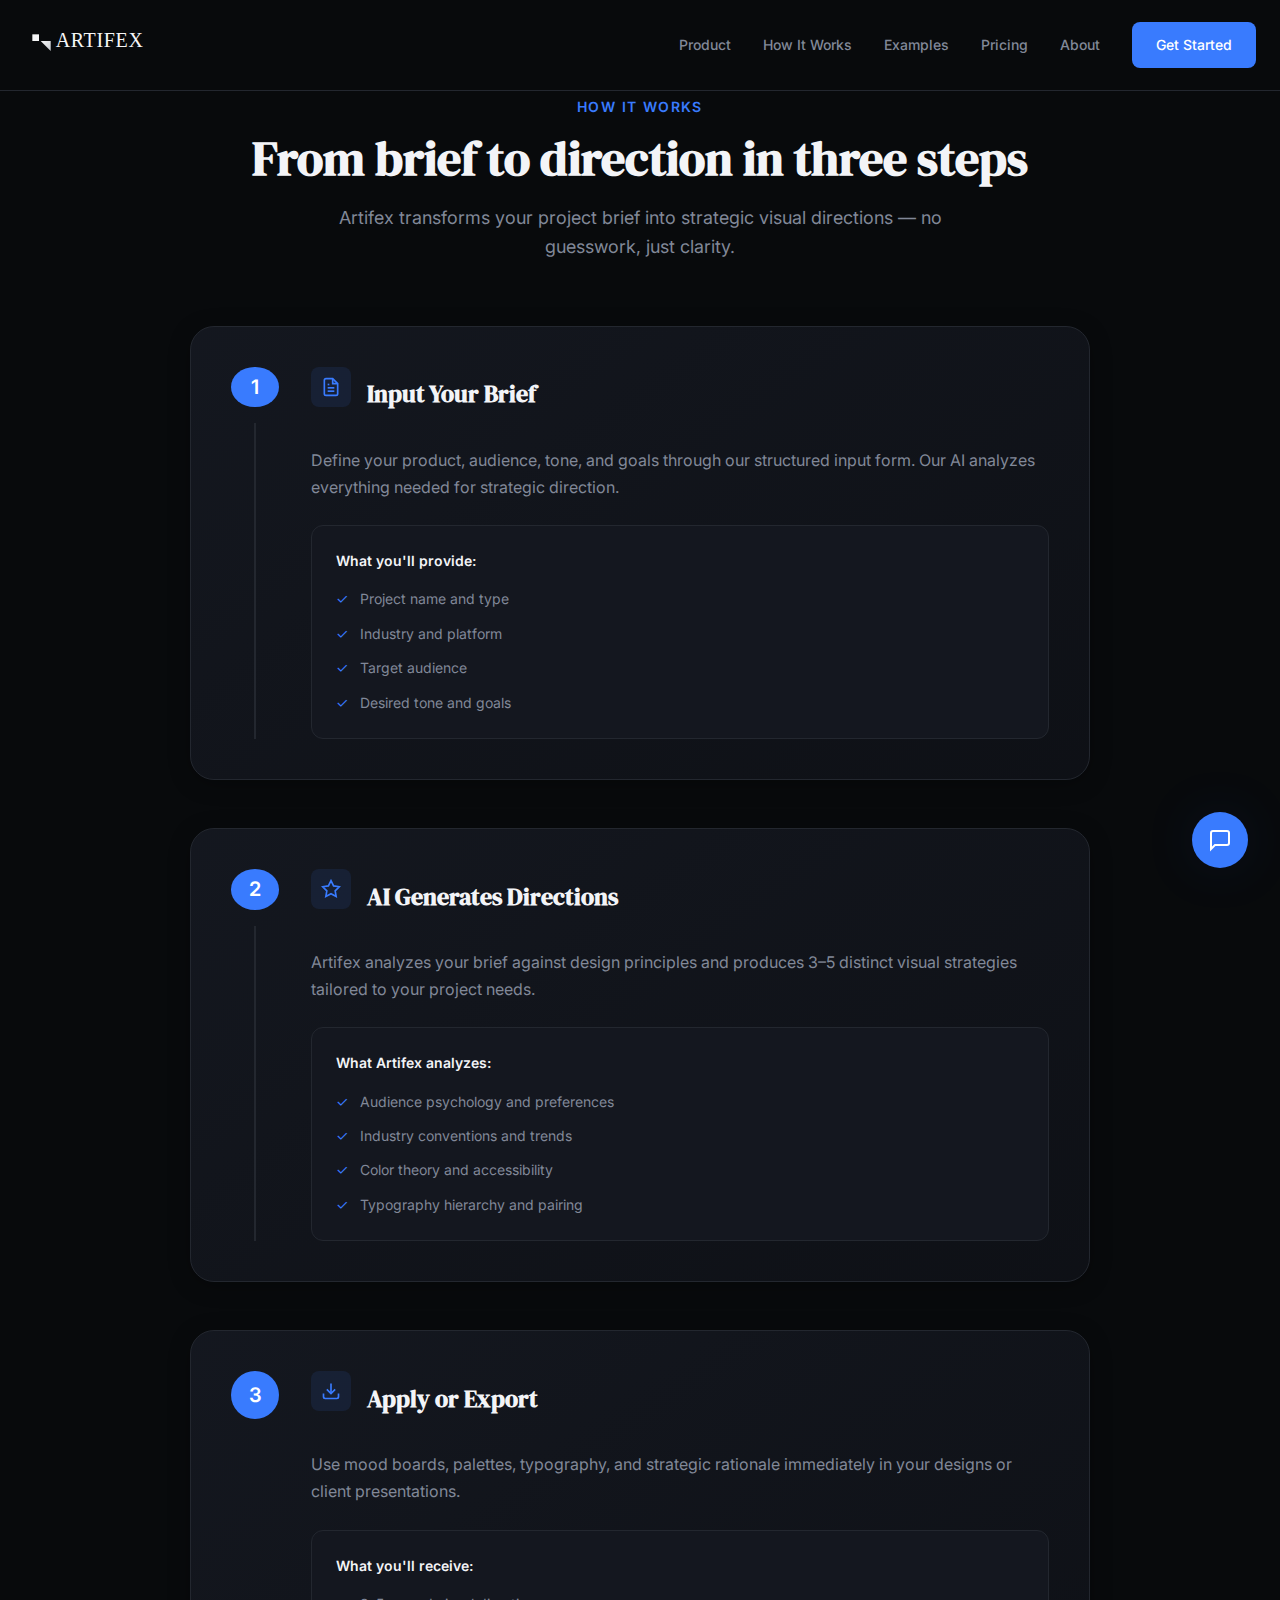
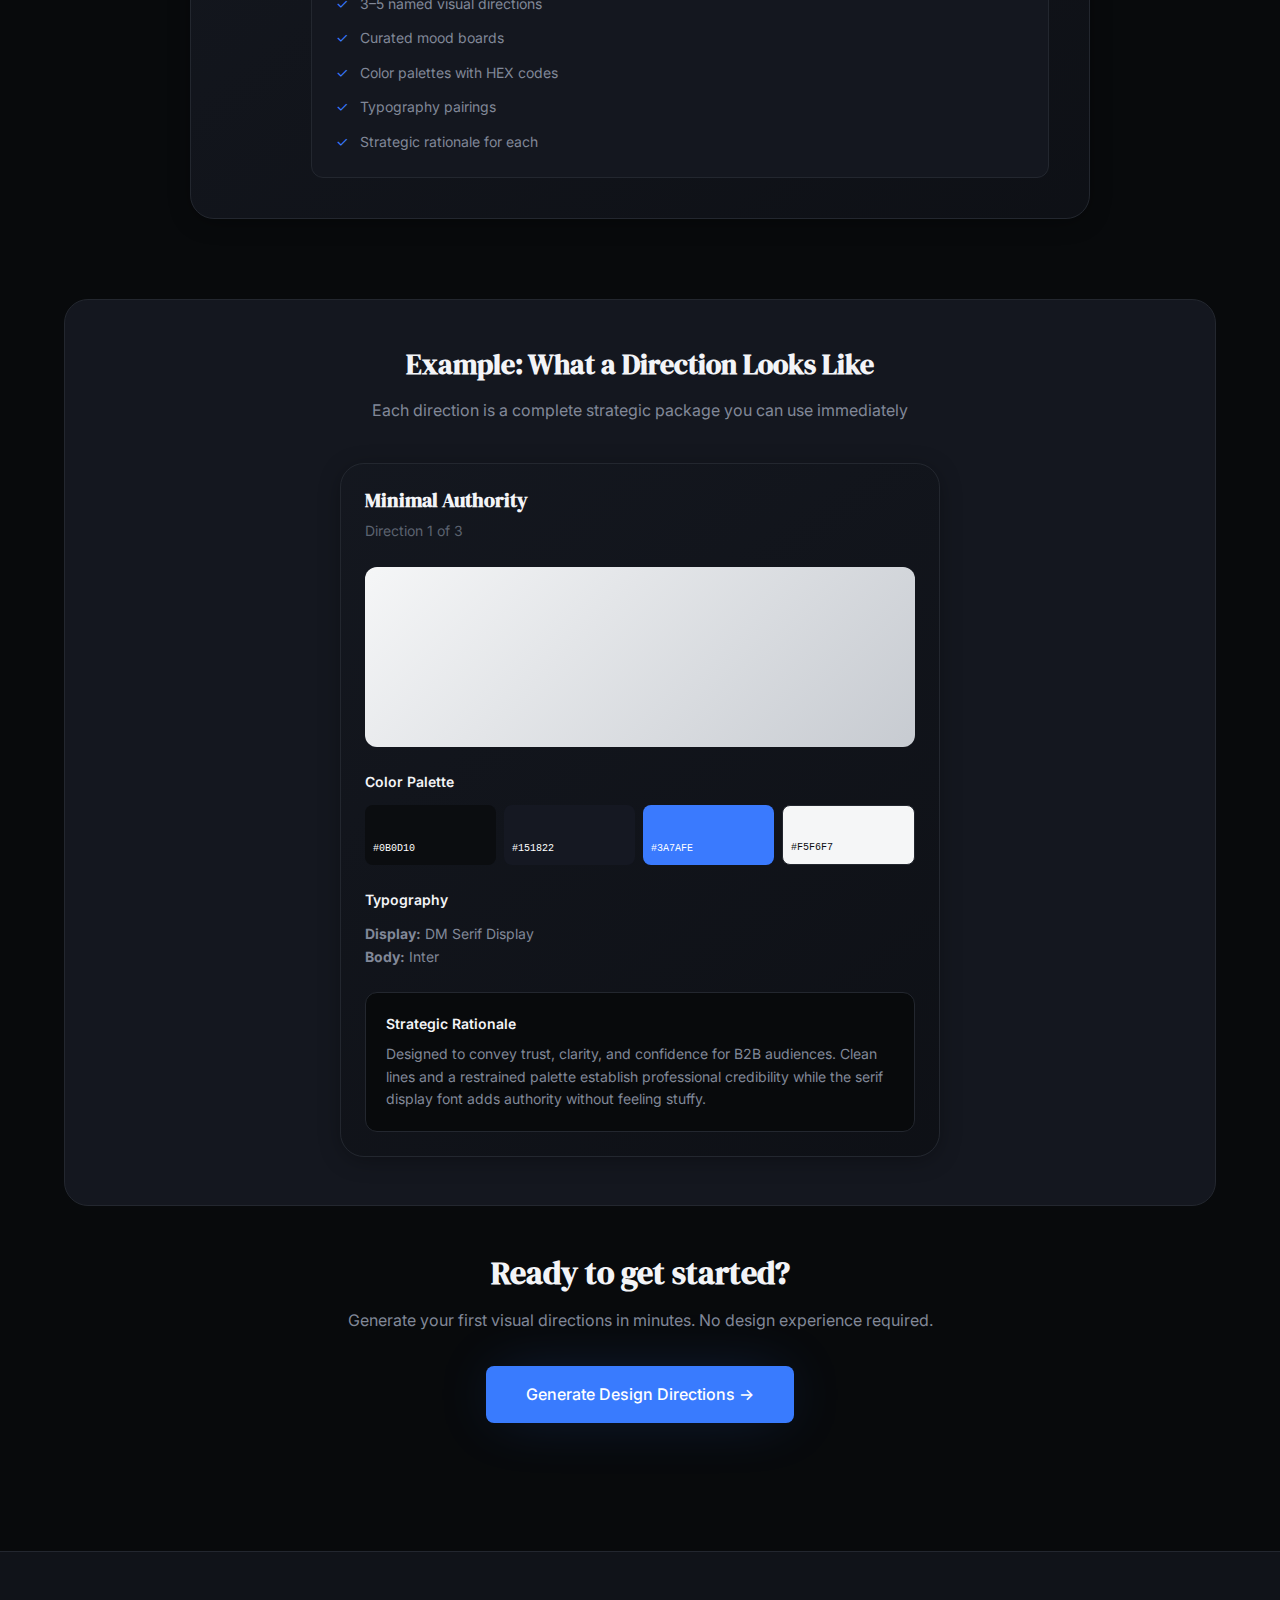
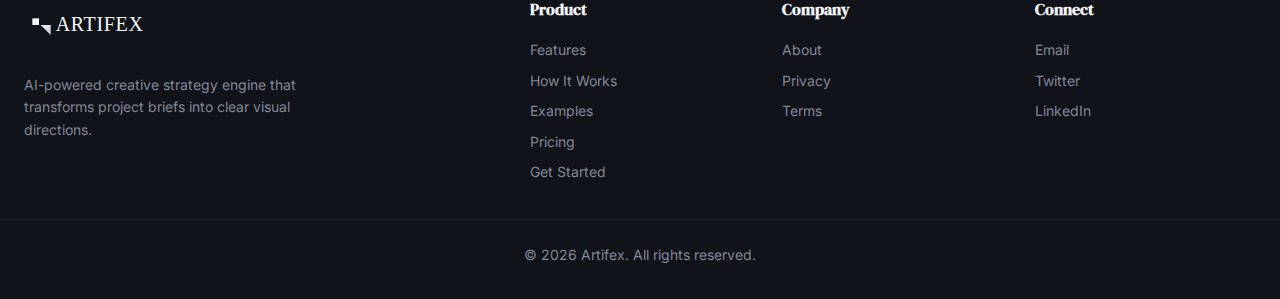
<file: how-it-works.html>
<!DOCTYPE html>
<html lang="en">
<head>
  <meta charset="UTF-8">
  <meta name="viewport" content="width=device-width, initial-scale=1.0">
  <title>How It Works — Artifex</title>
  <link rel="stylesheet" href="css/styles.css">
</head>
<body>
  <nav class="navbar">
    <div class="nav-container">
      <a href="index.html"><img src="images/logo.svg" alt="Artifex Logo" class="logo"></a>
      <ul class="nav-links">
        <li><a href="product.html">Product</a></li>
        <li><a href="how-it-works.html">How It Works</a></li>
        <li><a href="examples.html">Examples</a></li>
        <li><a href="pricing.html">Pricing</a></li>
        <li><a href="about.html">About</a></li>
        <li><a href="get-started.html" class="btn btn-primary">Get Started</a></li>
      </ul>
      <button class="mobile-menu-btn" aria-label="Toggle menu">☰</button>
    </div>
  </nav>

  <main style="padding-top: 6rem; padding-bottom: 4rem;">
    <div class="container">
      <div class="section-header">
        <p class="section-tagline">How It Works</p>
        <h1 class="section-title font-display">From brief to direction in three steps</h1>
        <p class="section-description">
          Artifex transforms your project brief into strategic visual directions — no guesswork, just clarity.
        </p>
      </div>

      <!-- Main Steps -->
      <div style="max-width: 900px; margin: 0 auto 5rem;">
        <div class="grid" style="gap: 3rem;">
          
          <!-- Step 1 -->
          <div class="card" style="display: grid; grid-template-columns: auto 1fr; gap: 2rem; padding: 2.5rem;">
            <div style="display: flex; flex-direction: column; align-items: center; gap: 1rem;">
              <div class="step-number" style="margin: 0;">1</div>
              <div style="width: 2px; height: 100%; background: var(--border);"></div>
            </div>
            <div>
              <div style="display: flex; align-items: center; gap: 1rem; margin-bottom: 1.5rem;">
                <div class="card-icon">
                  <svg width="20" height="20" viewBox="0 0 24 24" fill="none" stroke="currentColor" stroke-width="2">
                    <path d="M14 2H6a2 2 0 0 0-2 2v16a2 2 0 0 0 2 2h12a2 2 0 0 0 2-2V8z"/>
                    <polyline points="14 2 14 8 20 8"/>
                    <line x1="16" y1="13" x2="8" y2="13"/>
                    <line x1="16" y1="17" x2="8" y2="17"/>
                    <polyline points="10 9 9 9 8 9"/>
                  </svg>
                </div>
                <h3 class="font-display" style="font-size: 1.5rem; margin: 0;">Input Your Brief</h3>
              </div>
              <p style="color: var(--muted-foreground); margin-bottom: 1.5rem; line-height: 1.7;">
                Define your product, audience, tone, and goals through our structured input form. Our AI analyzes everything needed for strategic direction.
              </p>
              <div style="background: var(--surface-elevated); border-radius: var(--radius); padding: 1.5rem; border: 1px solid var(--border);">
                <p style="font-size: 0.875rem; font-weight: 600; margin-bottom: 1rem; color: var(--foreground);">What you'll provide:</p>
                <ul style="list-style: none; padding: 0; margin: 0; display: grid; gap: 0.75rem;">
                  <li style="display: flex; align-items: center; gap: 0.75rem; font-size: 0.875rem; color: var(--muted-foreground);">
                    <span style="color: var(--primary);">✓</span> Project name and type
                  </li>
                  <li style="display: flex; align-items: center; gap: 0.75rem; font-size: 0.875rem; color: var(--muted-foreground);">
                    <span style="color: var(--primary);">✓</span> Industry and platform
                  </li>
                  <li style="display: flex; align-items: center; gap: 0.75rem; font-size: 0.875rem; color: var(--muted-foreground);">
                    <span style="color: var(--primary);">✓</span> Target audience
                  </li>
                  <li style="display: flex; align-items: center; gap: 0.75rem; font-size: 0.875rem; color: var(--muted-foreground);">
                    <span style="color: var(--primary);">✓</span> Desired tone and goals
                  </li>
                </ul>
              </div>
            </div>
          </div>

          <!-- Step 2 -->
          <div class="card" style="display: grid; grid-template-columns: auto 1fr; gap: 2rem; padding: 2.5rem;">
            <div style="display: flex; flex-direction: column; align-items: center; gap: 1rem;">
              <div class="step-number" style="margin: 0;">2</div>
              <div style="width: 2px; height: 100%; background: var(--border);"></div>
            </div>
            <div>
              <div style="display: flex; align-items: center; gap: 1rem; margin-bottom: 1.5rem;">
                <div class="card-icon">
                  <svg width="20" height="20" viewBox="0 0 24 24" fill="none" stroke="currentColor" stroke-width="2">
                    <polygon points="12 2 15.09 8.26 22 9.27 17 14.14 18.18 21.02 12 17.77 5.82 21.02 7 14.14 2 9.27 8.91 8.26 12 2"/>
                  </svg>
                </div>
                <h3 class="font-display" style="font-size: 1.5rem; margin: 0;">AI Generates Directions</h3>
              </div>
              <p style="color: var(--muted-foreground); margin-bottom: 1.5rem; line-height: 1.7;">
                Artifex analyzes your brief against design principles and produces 3–5 distinct visual strategies tailored to your project needs.
              </p>
              <div style="background: var(--surface-elevated); border-radius: var(--radius); padding: 1.5rem; border: 1px solid var(--border);">
                <p style="font-size: 0.875rem; font-weight: 600; margin-bottom: 1rem; color: var(--foreground);">What Artifex analyzes:</p>
                <ul style="list-style: none; padding: 0; margin: 0; display: grid; gap: 0.75rem;">
                  <li style="display: flex; align-items: center; gap: 0.75rem; font-size: 0.875rem; color: var(--muted-foreground);">
                    <span style="color: var(--primary);">✓</span> Audience psychology and preferences
                  </li>
                  <li style="display: flex; align-items: center; gap: 0.75rem; font-size: 0.875rem; color: var(--muted-foreground);">
                    <span style="color: var(--primary);">✓</span> Industry conventions and trends
                  </li>
                  <li style="display: flex; align-items: center; gap: 0.75rem; font-size: 0.875rem; color: var(--muted-foreground);">
                    <span style="color: var(--primary);">✓</span> Color theory and accessibility
                  </li>
                  <li style="display: flex; align-items: center; gap: 0.75rem; font-size: 0.875rem; color: var(--muted-foreground);">
                    <span style="color: var(--primary);">✓</span> Typography hierarchy and pairing
                  </li>
                </ul>
              </div>
            </div>
          </div>

          <!-- Step 3 -->
          <div class="card" style="display: grid; grid-template-columns: auto 1fr; gap: 2rem; padding: 2.5rem;">
            <div style="display: flex; flex-direction: column; align-items: center; gap: 1rem;">
              <div class="step-number" style="margin: 0;">3</div>
            </div>
            <div>
              <div style="display: flex; align-items: center; gap: 1rem; margin-bottom: 1.5rem;">
                <div class="card-icon">
                  <svg width="20" height="20" viewBox="0 0 24 24" fill="none" stroke="currentColor" stroke-width="2">
                    <path d="M21 15v4a2 2 0 0 1-2 2H5a2 2 0 0 1-2-2v-4"/>
                    <polyline points="7 10 12 15 17 10"/>
                    <line x1="12" y1="15" x2="12" y2="3"/>
                  </svg>
                </div>
                <h3 class="font-display" style="font-size: 1.5rem; margin: 0;">Apply or Export</h3>
              </div>
              <p style="color: var(--muted-foreground); margin-bottom: 1.5rem; line-height: 1.7;">
                Use mood boards, palettes, typography, and strategic rationale immediately in your designs or client presentations.
              </p>
              <div style="background: var(--surface-elevated); border-radius: var(--radius); padding: 1.5rem; border: 1px solid var(--border);">
                <p style="font-size: 0.875rem; font-weight: 600; margin-bottom: 1rem; color: var(--foreground);">What you'll receive:</p>
                <ul style="list-style: none; padding: 0; margin: 0; display: grid; gap: 0.75rem;">
                  <li style="display: flex; align-items: center; gap: 0.75rem; font-size: 0.875rem; color: var(--muted-foreground);">
                    <span style="color: var(--primary);">✓</span> 3–5 named visual directions
                  </li>
                  <li style="display: flex; align-items: center; gap: 0.75rem; font-size: 0.875rem; color: var(--muted-foreground);">
                    <span style="color: var(--primary);">✓</span> Curated mood boards
                  </li>
                  <li style="display: flex; align-items: center; gap: 0.75rem; font-size: 0.875rem; color: var(--muted-foreground);">
                    <span style="color: var(--primary);">✓</span> Color palettes with HEX codes
                  </li>
                  <li style="display: flex; align-items: center; gap: 0.75rem; font-size: 0.875rem; color: var(--muted-foreground);">
                    <span style="color: var(--primary);">✓</span> Typography pairings
                  </li>
                  <li style="display: flex; align-items: center; gap: 0.75rem; font-size: 0.875rem; color: var(--muted-foreground);">
                    <span style="color: var(--primary);">✓</span> Strategic rationale for each
                  </li>
                </ul>
              </div>
            </div>
          </div>

        </div>
      </div>

      <!-- Example Output Preview -->
      <div style="background: var(--surface-elevated); border-radius: var(--radius-xl); padding: 3rem; border: 1px solid var(--border); margin-bottom: 3rem;">
        <h2 class="font-display" style="font-size: 1.75rem; text-align: center; margin-bottom: 1rem;">Example: What a Direction Looks Like</h2>
        <p style="text-align: center; color: var(--muted-foreground); margin-bottom: 2.5rem;">Each direction is a complete strategic package you can use immediately</p>
        
        <div class="card" style="max-width: 600px; margin: 0 auto;">
          <h3 class="font-display" style="font-size: 1.25rem; margin-bottom: 0.5rem;">Minimal Authority</h3>
          <p style="font-size: 0.875rem; color: var(--text-tertiary); margin-bottom: 1.5rem;">Direction 1 of 3</p>
          
          <!-- Mood Board Preview -->
          <div style="height: 180px; background: linear-gradient(135deg, #f5f6f7 0%, #c7cbd1 100%); border-radius: var(--radius); margin-bottom: 1.5rem;"></div>
          
          <!-- Color Palette -->
          <div style="margin-bottom: 1.5rem;">
            <p style="font-size: 0.875rem; font-weight: 600; margin-bottom: 0.75rem;">Color Palette</p>
            <div style="display: flex; gap: 0.5rem;">
              <div style="flex: 1; height: 60px; background: #0B0D10; border-radius: var(--radius-sm); display: flex; align-items: flex-end; padding: 0.5rem;">
                <span style="font-size: 0.625rem; color: white; font-family: monospace;">#0B0D10</span>
              </div>
              <div style="flex: 1; height: 60px; background: #151822; border-radius: var(--radius-sm); display: flex; align-items: flex-end; padding: 0.5rem;">
                <span style="font-size: 0.625rem; color: white; font-family: monospace;">#151822</span>
              </div>
              <div style="flex: 1; height: 60px; background: #3A7AFE; border-radius: var(--radius-sm); display: flex; align-items: flex-end; padding: 0.5rem;">
                <span style="font-size: 0.625rem; color: white; font-family: monospace;">#3A7AFE</span>
              </div>
              <div style="flex: 1; height: 60px; background: #F5F6F7; border-radius: var(--radius-sm); border: 1px solid var(--border); display: flex; align-items: flex-end; padding: 0.5rem;">
                <span style="font-size: 0.625rem; color: #0B0D10; font-family: monospace;">#F5F6F7</span>
              </div>
            </div>
          </div>

          <!-- Typography -->
          <div style="margin-bottom: 1.5rem;">
            <p style="font-size: 0.875rem; font-weight: 600; margin-bottom: 0.75rem;">Typography</p>
            <p style="font-size: 0.875rem; color: var(--muted-foreground);">
              <strong>Display:</strong> DM Serif Display<br>
              <strong>Body:</strong> Inter
            </p>
          </div>

          <!-- Strategic Rationale -->
          <div style="background: var(--background); padding: 1.25rem; border-radius: var(--radius); border: 1px solid var(--border);">
            <p style="font-size: 0.875rem; font-weight: 600; margin-bottom: 0.5rem; color: var(--foreground);">Strategic Rationale</p>
            <p style="font-size: 0.875rem; color: var(--muted-foreground); line-height: 1.6;">
              Designed to convey trust, clarity, and confidence for B2B audiences. Clean lines and a restrained palette establish professional credibility while the serif display font adds authority without feeling stuffy.
            </p>
          </div>
        </div>
      </div>

      <!-- CTA -->
      <div style="text-align: center;">
        <h2 class="font-display" style="font-size: 2rem; margin-bottom: 1rem;">Ready to get started?</h2>
        <p style="color: var(--muted-foreground); margin-bottom: 2rem; max-width: 600px; margin-left: auto; margin-right: auto;">
          Generate your first visual directions in minutes. No design experience required.
        </p>
        <a href="get-started.html" class="btn btn-primary btn-lg shadow-glow">
          Generate Design Directions →
        </a>
      </div>
    </div>
  </main>
<!-- Footer -->
  <footer class="footer">
    <div class="footer-content">
      <div class="footer-section" style="grid-column: span 2;">
        <img src="images/logo.svg" alt="Artifex Logo" class="logo" style="margin-bottom: 1rem;">
        <p style="color: var(--muted-foreground); font-size: 0.875rem; max-width: 300px;">
          AI-powered creative strategy engine that transforms project briefs into clear visual directions.
        </p>
      </div>
      <div class="footer-section">
        <h3 class="font-display">Product</h3>
        <ul class="footer-links">
          <li><a href="product.html">Features</a></li>
          <li><a href="how-it-works.html">How It Works</a></li>
          <li><a href="examples.html">Examples</a></li>
          <li><a href="pricing.html">Pricing</a></li>
          <li><a href="get-started.html">Get Started</a></li>
        </ul>
      </div>
      <div class="footer-section">
        <h3 class="font-display">Company</h3>
        <ul class="footer-links">
          <li><a href="about.html">About</a></li>
          <li><a href="legal.html">Privacy</a></li>
          <li><a href="legal.html">Terms</a></li>
        </ul>
      </div>
      <div class="footer-section">
        <h3 class="font-display">Connect</h3>
        <ul class="footer-links">
          <li><a href="mailto:hello@artifex.design">Email</a></li>
          <li><a href="https://twitter.com" target="_blank">Twitter</a></li>
          <li><a href="https://linkedin.com" target="_blank">LinkedIn</a></li>
        </ul>
      </div>
    </div>
    <div class="footer-bottom">
      <p>&copy; 2026 Artifex. All rights reserved.</p>
    </div>
  </footer>
    <!-- Chat Widget Placeholder -->
  <div class="chat-widget">
    <button class="chat-button" aria-label="Open chat">
      <svg width="24" height="24" viewBox="0 0 24 24" fill="none" stroke="currentColor" stroke-width="2">
        <path d="M21 15a2 2 0 0 1-2 2H7l-4 4V5a2 2 0 0 1 2-2h14a2 2 0 0 1 2 2z"/>
      </svg>
    </button>
  </div>

  <script src="js/main.js"></script>
</body>
</html>
</file>
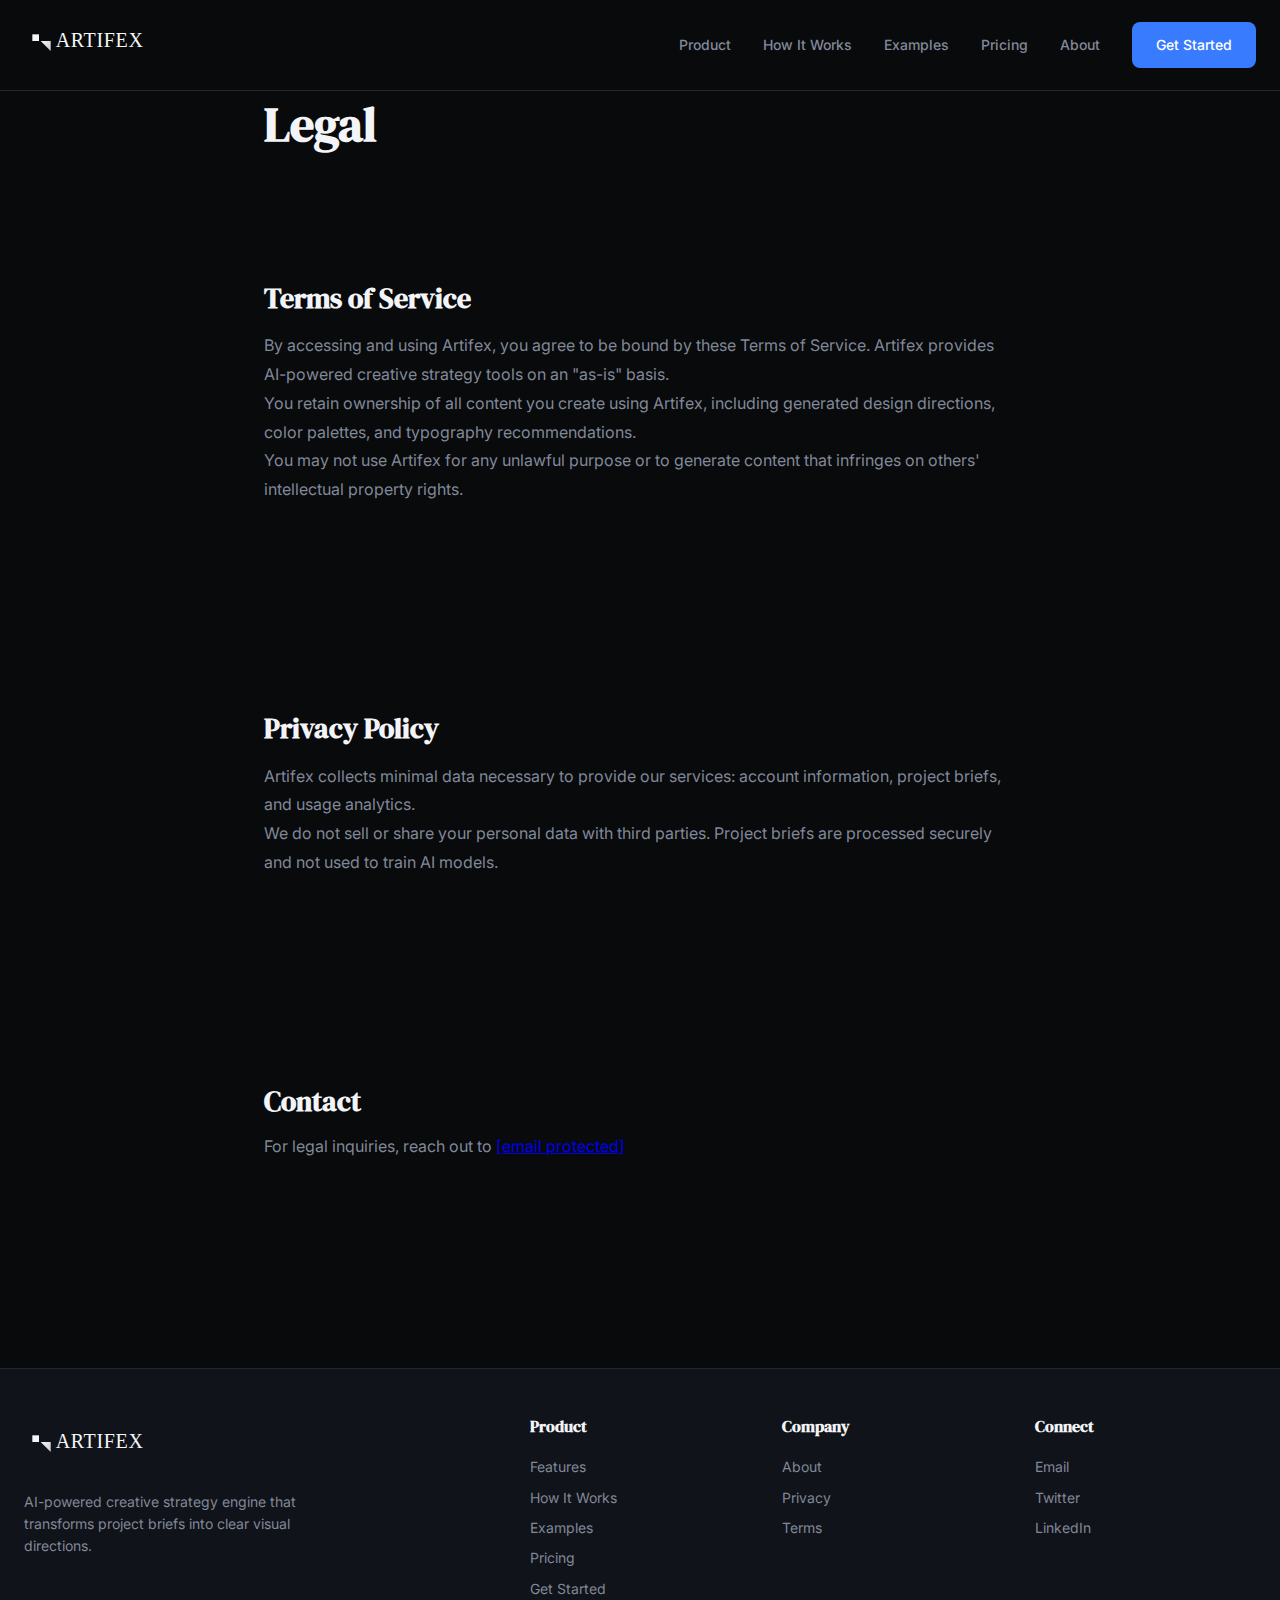
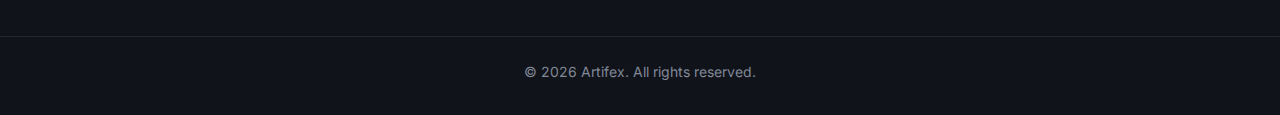
<file: legal.html>
<!DOCTYPE html>
<html lang="en">
<head>
  <meta charset="UTF-8">
  <meta name="viewport" content="width=device-width, initial-scale=1.0">
  <title>Legal — Artifex</title>
  <link rel="stylesheet" href="css/styles.css">
</head>
<body>
  <nav class="navbar">
    <div class="nav-container">
      <a href="index.html"><img src="images/logo.svg" alt="Artifex Logo" class="logo"></a>
      <ul class="nav-links">
        <li><a href="product.html">Product</a></li>
        <li><a href="how-it-works.html">How It Works</a></li>
        <li><a href="examples.html">Examples</a></li>
        <li><a href="pricing.html">Pricing</a></li>
        <li><a href="about.html">About</a></li>
        <li><a href="get-started.html" class="btn btn-primary">Get Started</a></li>
      </ul>
      <button class="mobile-menu-btn">☰</button>
    </div>
  </nav>

  <main style="padding-top: 6rem; padding-bottom: 4rem;">
    <div class="container" style="max-width: 800px;">
      <h1 class="font-display" style="font-size: 3rem; margin-bottom: 3rem;">Legal</h1>

      <section style="margin-bottom: 3rem;">
        <h2 class="font-display" style="font-size: 1.75rem; margin-bottom: 1rem;">Terms of Service</h2>
        <div style="color: var(--muted-foreground); line-height: 1.8; space-y: 1rem;">
          <p>By accessing and using Artifex, you agree to be bound by these Terms of Service. Artifex provides AI-powered creative strategy tools on an "as-is" basis.</p>
          <p>You retain ownership of all content you create using Artifex, including generated design directions, color palettes, and typography recommendations.</p>
          <p>You may not use Artifex for any unlawful purpose or to generate content that infringes on others' intellectual property rights.</p>
        </div>
      </section>

      <section style="margin-bottom: 3rem;">
        <h2 class="font-display" style="font-size: 1.75rem; margin-bottom: 1rem;">Privacy Policy</h2>
        <div style="color: var(--muted-foreground); line-height: 1.8;">
          <p>Artifex collects minimal data necessary to provide our services: account information, project briefs, and usage analytics.</p>
          <p>We do not sell or share your personal data with third parties. Project briefs are processed securely and not used to train AI models.</p>
        </div>
      </section>

      <section>
        <h2 class="font-display" style="font-size: 1.75rem; margin-bottom: 1rem;">Contact</h2>
        <p style="color: var(--muted-foreground);">
          For legal inquiries, reach out to <span style="color: var(--primary);"><a href="/cdn-cgi/l/email-protection" class="__cf_email__" data-cfemail="036f6664626f436271776a65667b2d6766706a646d">[email&#160;protected]</a></span>
        </p>
      </section>
    </div>
  </main>

    <!-- Footer -->
  <footer class="footer">
    <div class="footer-content">
      <div class="footer-section" style="grid-column: span 2;">
        <img src="images/logo.svg" alt="Artifex Logo" class="logo" style="margin-bottom: 1rem;">
        <p style="color: var(--muted-foreground); font-size: 0.875rem; max-width: 300px;">
          AI-powered creative strategy engine that transforms project briefs into clear visual directions.
        </p>
      </div>
      <div class="footer-section">
        <h3 class="font-display">Product</h3>
        <ul class="footer-links">
          <li><a href="product.html">Features</a></li>
          <li><a href="how-it-works.html">How It Works</a></li>
          <li><a href="examples.html">Examples</a></li>
          <li><a href="pricing.html">Pricing</a></li>
          <li><a href="get-started.html">Get Started</a></li>
        </ul>
      </div>
      <div class="footer-section">
        <h3 class="font-display">Company</h3>
        <ul class="footer-links">
          <li><a href="about.html">About</a></li>
          <li><a href="legal.html">Privacy</a></li>
          <li><a href="legal.html">Terms</a></li>
        </ul>
      </div>
      <div class="footer-section">
        <h3 class="font-display">Connect</h3>
        <ul class="footer-links">
          <li><a href="mailto:hello@artifex.design">Email</a></li>
          <li><a href="https://twitter.com" target="_blank">Twitter</a></li>
          <li><a href="https://linkedin.com" target="_blank">LinkedIn</a></li>
        </ul>
      </div>
    </div>
    <div class="footer-bottom">
      <p>&copy; 2026 Artifex. All rights reserved.</p>
    </div>
  </footer>
</file>
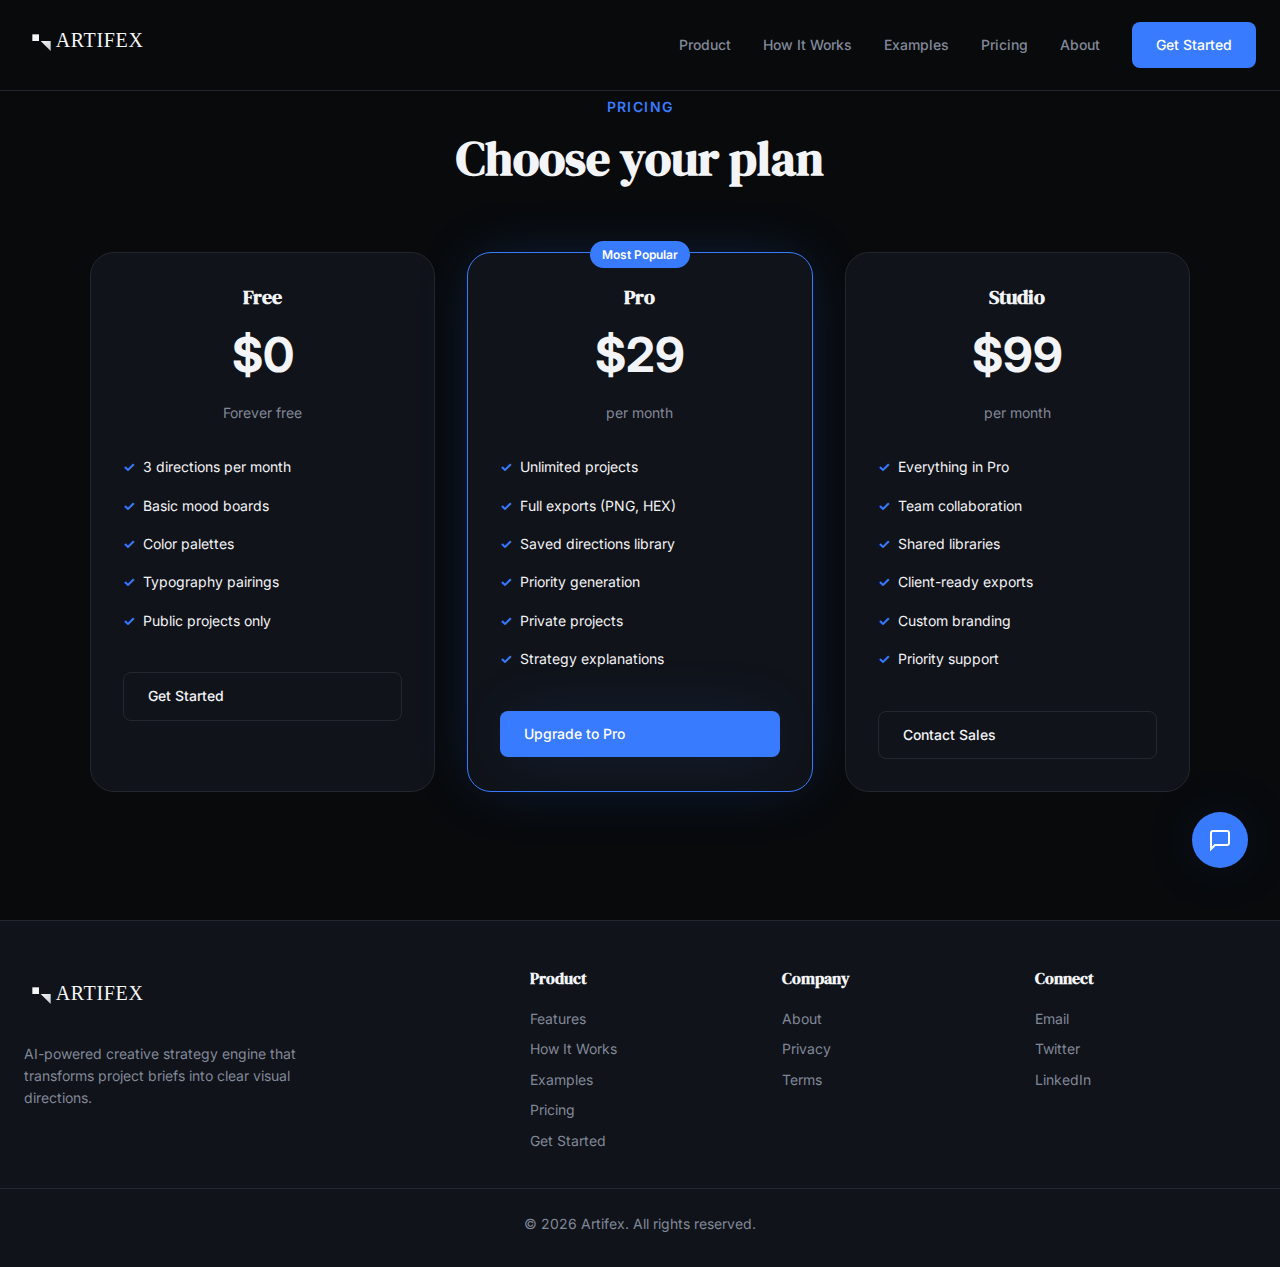
<file: pricing.html>
<!DOCTYPE html>
<html lang="en">
<head>
  <meta charset="UTF-8">
  <meta name="viewport" content="width=device-width, initial-scale=1.0">
  <title>Pricing — Artifex</title>
  <link rel="stylesheet" href="css/styles.css">
</head>
<body>
  <nav class="navbar">
    <div class="nav-container">
      <a href="index.html"><img src="images/logo.svg" alt="Artifex Logo" class="logo"></a>
      <ul class="nav-links">
        <li><a href="product.html">Product</a></li>
        <li><a href="how-it-works.html">How It Works</a></li>
        <li><a href="examples.html">Examples</a></li>
        <li><a href="pricing.html">Pricing</a></li>
        <li><a href="about.html">About</a></li>
        <li><a href="get-started.html" class="btn btn-primary">Get Started</a></li>
      </ul>
      <button class="mobile-menu-btn">☰</button>
    </div>
  </nav>

  <main style="padding-top: 6rem; padding-bottom: 4rem;">
    <div class="container">
      <div class="section-header">
        <p class="section-tagline">Pricing</p>
        <h1 class="section-title font-display">Choose your plan</h1>
      </div>

      <div class="pricing-grid">
        <div class="pricing-card">
          <h3 class="pricing-plan font-display">Free</h3>
          <div class="pricing-price">$0</div>
          <p class="pricing-period">Forever free</p>
          <ul class="pricing-features">
            <li>3 directions per month</li>
            <li>Basic mood boards</li>
            <li>Color palettes</li>
            <li>Typography pairings</li>
            <li>Public projects only</li>
          </ul>
          <a href="get-started.html" class="btn btn-outline" style="width: 100%;">Get Started</a>
        </div>

        <div class="pricing-card featured">
          <div class="pricing-badge">Most Popular</div>
          <h3 class="pricing-plan font-display">Pro</h3>
          <div class="pricing-price">$29</div>
          <p class="pricing-period">per month</p>
          <ul class="pricing-features">
            <li>Unlimited projects</li>
            <li>Full exports (PNG, HEX)</li>
            <li>Saved directions library</li>
            <li>Priority generation</li>
            <li>Private projects</li>
            <li>Strategy explanations</li>
          </ul>
          <a href="get-started.html" class="btn btn-primary shadow-glow" style="width: 100%;">Upgrade to Pro</a>
        </div>

        <div class="pricing-card">
          <h3 class="pricing-plan font-display">Studio</h3>
          <div class="pricing-price">$99</div>
          <p class="pricing-period">per month</p>
          <ul class="pricing-features">
            <li>Everything in Pro</li>
            <li>Team collaboration</li>
            <li>Shared libraries</li>
            <li>Client-ready exports</li>
            <li>Custom branding</li>
            <li>Priority support</li>
          </ul>
          <a href="get-started.html" class="btn btn-outline" style="width: 100%;">Contact Sales</a>
        </div>
      </div>
    </div>
  </main>

    <footer class="footer">
    <div class="footer-content">
      <div class="footer-section" style="grid-column: span 2;">
        <img src="images/logo.svg" alt="Artifex Logo" class="logo" style="margin-bottom: 1rem;">
        <p style="color: var(--muted-foreground); font-size: 0.875rem; max-width: 300px;">
          AI-powered creative strategy engine that transforms project briefs into clear visual directions.
        </p>
      </div>
      <div class="footer-section">
        <h3 class="font-display">Product</h3>
        <ul class="footer-links">
          <li><a href="product.html">Features</a></li>
          <li><a href="how-it-works.html">How It Works</a></li>
          <li><a href="examples.html">Examples</a></li>
          <li><a href="pricing.html">Pricing</a></li>
          <li><a href="get-started.html">Get Started</a></li>
        </ul>
      </div>
      <div class="footer-section">
        <h3 class="font-display">Company</h3>
        <ul class="footer-links">
          <li><a href="about.html">About</a></li>
          <li><a href="legal.html">Privacy</a></li>
          <li><a href="legal.html">Terms</a></li>
        </ul>
      </div>
      <div class="footer-section">
        <h3 class="font-display">Connect</h3>
        <ul class="footer-links">
          <li><a href="mailto:hello@artifex.design">Email</a></li>
          <li><a href="https://twitter.com" target="_blank">Twitter</a></li>
          <li><a href="https://linkedin.com" target="_blank">LinkedIn</a></li>
        </ul>
      </div>
    </div>
    <div class="footer-bottom">
      <p>&copy; 2026 Artifex. All rights reserved.</p>
    </div>
  </footer>

  <!-- Chat Widget Placeholder -->
  <div class="chat-widget">
    <button class="chat-button" aria-label="Open chat">
      <svg width="24" height="24" viewBox="0 0 24 24" fill="none" stroke="currentColor" stroke-width="2">
        <path d="M21 15a2 2 0 0 1-2 2H7l-4 4V5a2 2 0 0 1 2-2h14a2 2 0 0 1 2 2z"/>
      </svg>
    </button>
  </div>

  <script src="js/main.js"></script>
</body>
</html>
</file>
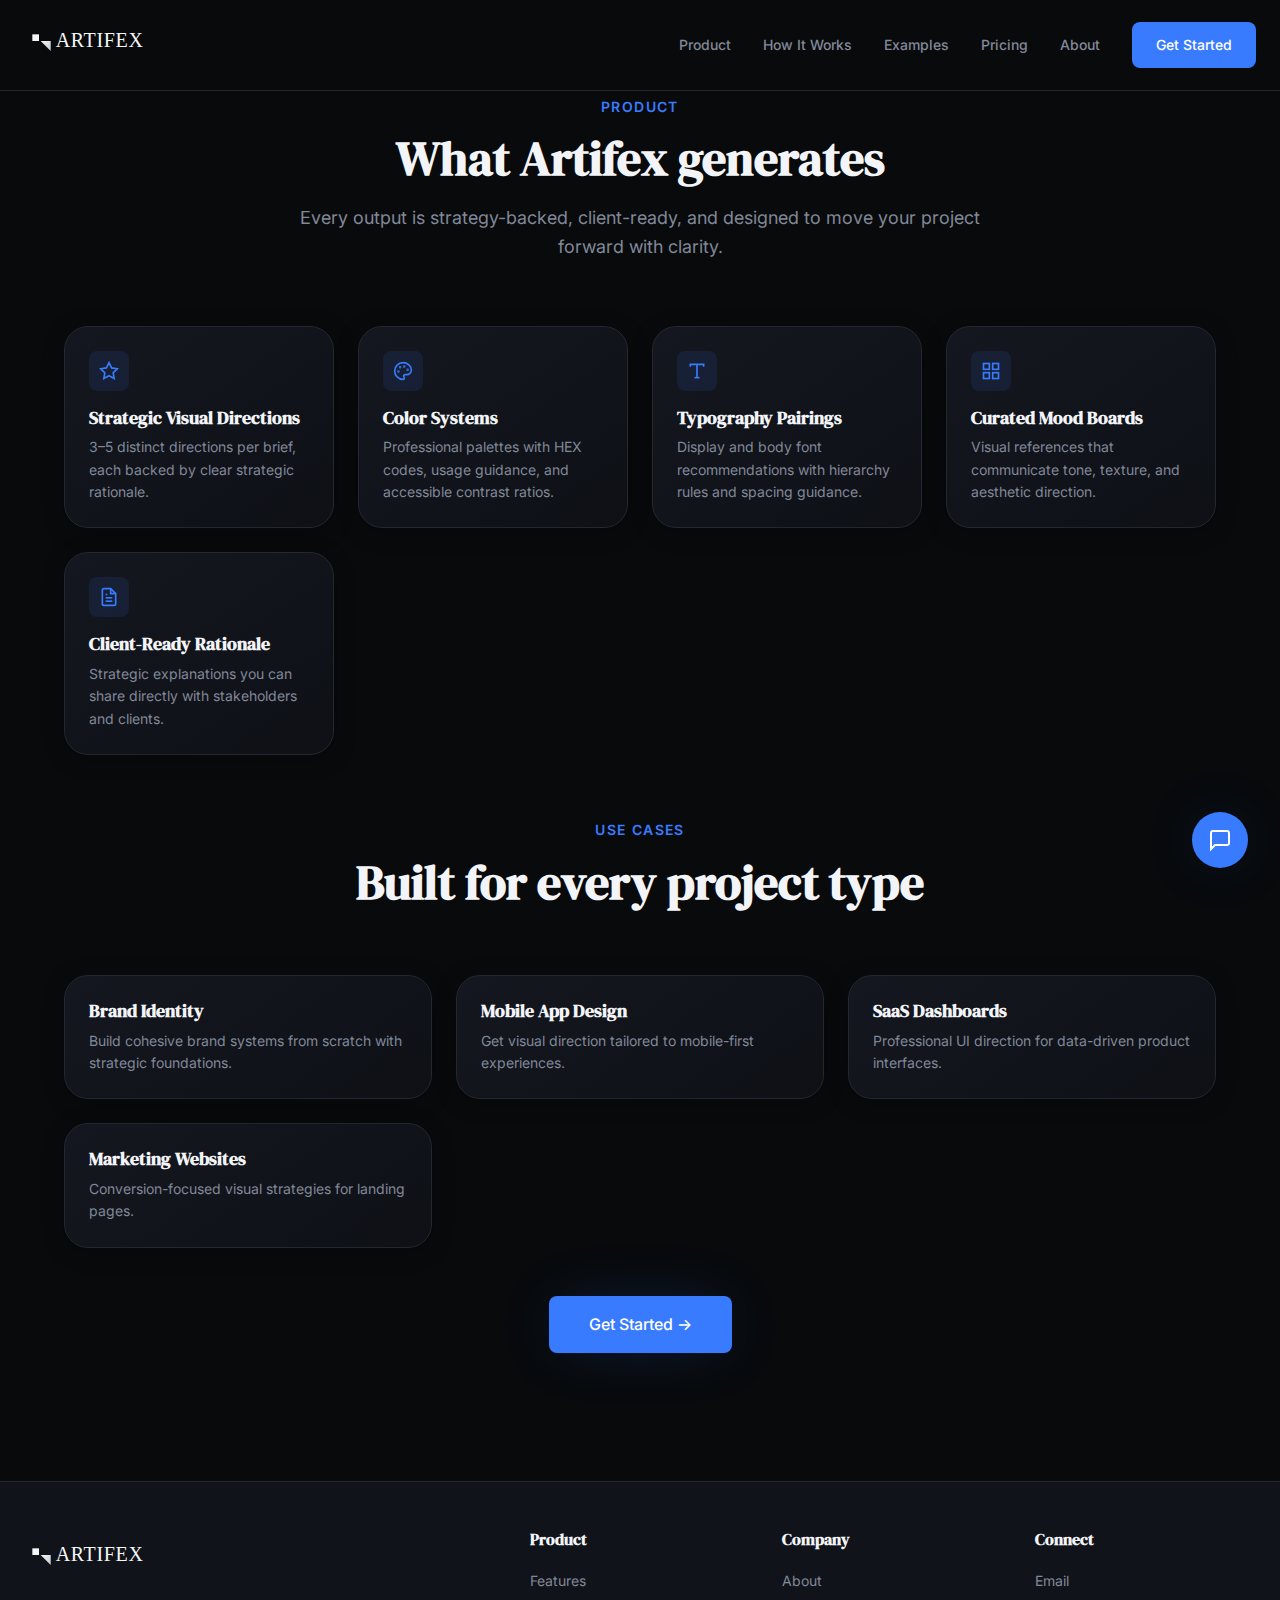
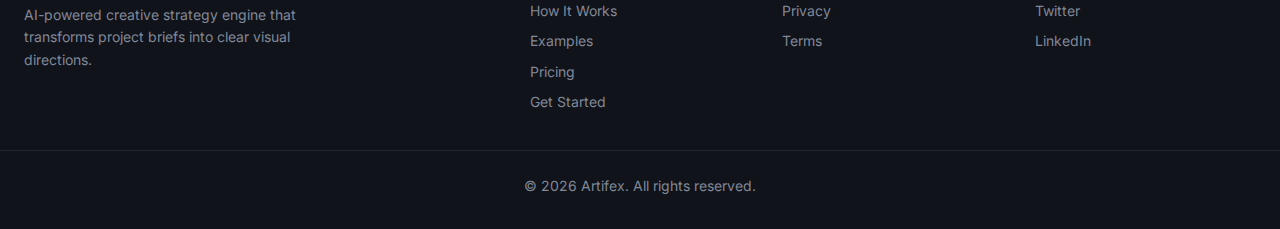
<file: product.html>
<!DOCTYPE html>
<html lang="en">
<head>
  <meta charset="UTF-8">
  <meta name="viewport" content="width=device-width, initial-scale=1.0">
  <title>Product — Artifex</title>
  <link rel="stylesheet" href="css/styles.css">
</head>
<body>
  <nav class="navbar">
    <div class="nav-container">
      <a href="index.html"><img src="images/logo.svg" alt="Artifex Logo" class="logo"></a>
      <ul class="nav-links">
        <li><a href="product.html">Product</a></li>
        <li><a href="how-it-works.html">How It Works</a></li>
        <li><a href="examples.html">Examples</a></li>
        <li><a href="pricing.html">Pricing</a></li>
        <li><a href="about.html">About</a></li>
        <li><a href="get-started.html" class="btn btn-primary">Get Started</a></li>
      </ul>
      <button class="mobile-menu-btn" aria-label="Toggle menu">☰</button>
    </div>
  </nav>

  <main style="padding-top: 6rem; padding-bottom: 4rem;">
    <div class="container">
      <div class="section-header">
        <p class="section-tagline">Product</p>
        <h1 class="section-title font-display">What Artifex generates</h1>
        <p class="section-description">
          Every output is strategy-backed, client-ready, and designed to move your project forward with clarity.
        </p>
      </div>

      <div class="grid grid-3" style="margin-bottom: 4rem;">
        <div class="card">
          <div class="card-icon">
            <svg width="20" height="20" viewBox="0 0 24 24" fill="none" stroke="currentColor" stroke-width="2">
              <polygon points="12 2 15.09 8.26 22 9.27 17 14.14 18.18 21.02 12 17.77 5.82 21.02 7 14.14 2 9.27 8.91 8.26 12 2"/>
            </svg>
          </div>
          <h3 class="card-title font-display">Strategic Visual Directions</h3>
          <p class="card-description">3–5 distinct directions per brief, each backed by clear strategic rationale.</p>
        </div>
        <div class="card">
          <div class="card-icon">
            <svg width="20" height="20" viewBox="0 0 24 24" fill="none" stroke="currentColor" stroke-width="2">
              <circle cx="13.5" cy="6.5" r=".5"/>
              <circle cx="17.5" cy="10.5" r=".5"/>
              <circle cx="8.5" cy="7.5" r=".5"/>
              <circle cx="6.5" cy="12.5" r=".5"/>
              <path d="M12 2C6.5 2 2 6.5 2 12s4.5 10 10 10c.926 0 1.648-.746 1.648-1.688 0-.437-.18-.835-.437-1.125-.29-.289-.438-.652-.438-1.125a1.64 1.64 0 0 1 1.668-1.668h1.996c3.051 0 5.555-2.503 5.555-5.554C21.965 6.012 17.461 2 12 2z"/>
            </svg>
          </div>
          <h3 class="card-title font-display">Color Systems</h3>
          <p class="card-description">Professional palettes with HEX codes, usage guidance, and accessible contrast ratios.</p>
        </div>
        <div class="card">
          <div class="card-icon">
            <svg width="20" height="20" viewBox="0 0 24 24" fill="none" stroke="currentColor" stroke-width="2">
              <polyline points="4 7 4 4 20 4 20 7"/>
              <line x1="9" y1="20" x2="15" y2="20"/>
              <line x1="12" y1="4" x2="12" y2="20"/>
            </svg>
          </div>
          <h3 class="card-title font-display">Typography Pairings</h3>
          <p class="card-description">Display and body font recommendations with hierarchy rules and spacing guidance.</p>
        </div>
        <div class="card">
          <div class="card-icon">
            <svg width="20" height="20" viewBox="0 0 24 24" fill="none" stroke="currentColor" stroke-width="2">
              <rect x="3" y="3" width="7" height="7"/>
              <rect x="14" y="3" width="7" height="7"/>
              <rect x="14" y="14" width="7" height="7"/>
              <rect x="3" y="14" width="7" height="7"/>
            </svg>
          </div>
          <h3 class="card-title font-display">Curated Mood Boards</h3>
          <p class="card-description">Visual references that communicate tone, texture, and aesthetic direction.</p>
        </div>
        <div class="card">
          <div class="card-icon">
            <svg width="20" height="20" viewBox="0 0 24 24" fill="none" stroke="currentColor" stroke-width="2">
              <path d="M14 2H6a2 2 0 0 0-2 2v16a2 2 0 0 0 2 2h12a2 2 0 0 0 2-2V8z"/>
              <polyline points="14 2 14 8 20 8"/>
              <line x1="16" y1="13" x2="8" y2="13"/>
              <line x1="16" y1="17" x2="8" y2="17"/>
              <polyline points="10 9 9 9 8 9"/>
            </svg>
          </div>
          <h3 class="card-title font-display">Client-Ready Rationale</h3>
          <p class="card-description">Strategic explanations you can share directly with stakeholders and clients.</p>
        </div>
      </div>

      <div class="section-header">
        <p class="section-tagline">Use Cases</p>
        <h2 class="section-title font-display">Built for every project type</h2>
      </div>

      <div class="grid grid-2" style="margin-bottom: 3rem;">
        <div class="card">
          <h3 class="card-title font-display">Brand Identity</h3>
          <p class="card-description">Build cohesive brand systems from scratch with strategic foundations.</p>
        </div>
        <div class="card">
          <h3 class="card-title font-display">Mobile App Design</h3>
          <p class="card-description">Get visual direction tailored to mobile-first experiences.</p>
        </div>
        <div class="card">
          <h3 class="card-title font-display">SaaS Dashboards</h3>
          <p class="card-description">Professional UI direction for data-driven product interfaces.</p>
        </div>
        <div class="card">
          <h3 class="card-title font-display">Marketing Websites</h3>
          <p class="card-description">Conversion-focused visual strategies for landing pages.</p>
        </div>
      </div>

      <div style="text-align: center;">
        <a href="get-started.html" class="btn btn-primary btn-lg shadow-glow">Get Started →</a>
      </div>
    </div>
  </main>

  <footer class="footer">
    <div class="footer-content">
      <div class="footer-section" style="grid-column: span 2;">
        <img src="images/logo.svg" alt="Artifex Logo" class="logo" style="margin-bottom: 1rem;">
        <p style="color: var(--muted-foreground); font-size: 0.875rem; max-width: 300px;">
          AI-powered creative strategy engine that transforms project briefs into clear visual directions.
        </p>
      </div>
      <div class="footer-section">
        <h3 class="font-display">Product</h3>
        <ul class="footer-links">
          <li><a href="product.html">Features</a></li>
          <li><a href="how-it-works.html">How It Works</a></li>
          <li><a href="examples.html">Examples</a></li>
          <li><a href="pricing.html">Pricing</a></li>
          <li><a href="get-started.html">Get Started</a></li>
        </ul>
      </div>
      <div class="footer-section">
        <h3 class="font-display">Company</h3>
        <ul class="footer-links">
          <li><a href="about.html">About</a></li>
          <li><a href="legal.html">Privacy</a></li>
          <li><a href="legal.html">Terms</a></li>
        </ul>
      </div>
      <div class="footer-section">
        <h3 class="font-display">Connect</h3>
        <ul class="footer-links">
          <li><a href="mailto:hello@artifex.design">Email</a></li>
          <li><a href="https://twitter.com" target="_blank">Twitter</a></li>
          <li><a href="https://linkedin.com" target="_blank">LinkedIn</a></li>
        </ul>
      </div>
    </div>
    <div class="footer-bottom">
      <p>&copy; 2026 Artifex. All rights reserved.</p>
    </div>
  </footer>

  <!-- Chat Widget Placeholder -->
  <div class="chat-widget">
    <button class="chat-button" aria-label="Open chat">
      <svg width="24" height="24" viewBox="0 0 24 24" fill="none" stroke="currentColor" stroke-width="2">
        <path d="M21 15a2 2 0 0 1-2 2H7l-4 4V5a2 2 0 0 1 2-2h14a2 2 0 0 1 2 2z"/>
      </svg>
    </button>
  </div>

  <script src="js/main.js"></script>
</body>
</html>
</file>
<file: css/styles.css>
/* Import Google Fonts */
@import url('https://fonts.googleapis.com/css2?family=DM+Serif+Display:ital@0;1&family=Inter:wght@300;400;500;600;700&display=swap');

/* CSS Variables / Design Tokens */
:root {
  /* Colors */
  --background: hsl(220, 20%, 4%);
  --foreground: hsl(220, 20%, 96%);
  --card: hsl(222, 22%, 8%);
  --card-foreground: hsl(220, 20%, 96%);
  --primary: hsl(220, 99%, 61%);
  --primary-foreground: hsl(0, 0%, 100%);
  --secondary: hsl(220, 14%, 14%);
  --secondary-foreground: hsl(220, 10%, 70%);
  --muted: hsl(220, 14%, 12%);
  --muted-foreground: hsl(220, 10%, 55%);
  --border: hsl(220, 14%, 16%);
  --accent: hsl(220, 99%, 61%);
  --surface-elevated: hsl(222, 22%, 10%);
  --text-tertiary: hsl(220, 10%, 40%);
  --accent-amber: hsl(40, 95%, 55%);
  --accent-crimson: hsl(0, 80%, 55%);

  /* Spacing */
  --spacing-xs: 0.5rem;
  --spacing-sm: 0.75rem;
  --spacing-md: 1rem;
  --spacing-lg: 1.5rem;
  --spacing-xl: 2rem;
  --spacing-2xl: 3rem;
  --spacing-3xl: 4rem;

  /* Border Radius */
  --radius: 0.75rem;
  --radius-sm: 0.5rem;
  --radius-lg: 1rem;
  --radius-xl: 1.5rem;

  /* Shadows */
  --shadow-glow: 0 0 60px -12px hsl(220 99% 61% / 0.25);
  --shadow-card: 0 4px 24px -4px hsl(0 0% 0% / 0.4);
}

/* CSS Reset */
* {
  margin: 0;
  padding: 0;
  box-sizing: border-box;
}

html {
  scroll-behavior: smooth;
}

body {
  font-family: 'Inter', sans-serif;
  background-color: var(--background);
  color: var(--foreground);
  line-height: 1.6;
  -webkit-font-smoothing: antialiased;
  -moz-osx-font-smoothing: grayscale;
}

/* Typography */
h1, h2, h3, h4, h5, h6 {
  font-family: 'DM Serif Display', serif;
  line-height: 1.2;
}

.font-display {
  font-family: 'DM Serif Display', serif;
}

.font-body {
  font-family: 'Inter', sans-serif;
}

/* Utility Classes */
.container {
  max-width: 1200px;
  margin: 0 auto;
  padding: 0 1.5rem;
}

.text-gradient {
  background: linear-gradient(135deg, hsl(220, 99%, 61%), hsl(260, 80%, 65%));
  -webkit-background-clip: text;
  -webkit-text-fill-color: transparent;
  background-clip: text;
}

/* Navigation */
.navbar {
  position: fixed;
  top: 0;
  left: 0;
  right: 0;
  z-index: 1000;
  background-color: var(--background);
  border-bottom: 1px solid var(--border);
  backdrop-filter: blur(10px);
}

.nav-container {
  max-width: 1400px;
  margin: 0 auto;
  padding: 1rem 1.5rem;
  display: flex;
  justify-content: space-between;
  align-items: center;
}

.logo {
  height: 50px;
  width: auto;
}

.nav-links {
  display: flex;
  gap: 2rem;
  list-style: none;
  align-items: center;
}

.nav-links a {
  color: var(--muted-foreground);
  text-decoration: none;
  font-size: 0.875rem;
  font-weight: 500;
  transition: color 0.2s;
}

.nav-links a:hover {
  color: var(--foreground);
}

/* Button primary text color fix */
a.btn.btn-primary {
  color: #ffffff;
}

.mobile-menu-btn {
  display: none;
  background: none;
  border: none;
  color: var(--foreground);
  font-size: 1.5rem;
  cursor: pointer;
}

/* Buttons */
.btn {
  display: inline-flex;
  align-items: center;
  gap: 0.5rem;
  padding: 0.75rem 1.5rem;
  font-size: 0.875rem;
  font-weight: 500;
  border-radius: var(--radius-sm);
  cursor: pointer;
  transition: all 0.2s;
  text-decoration: none;
  border: none;
  font-family: 'Inter', sans-serif;
}

.btn-primary {
  background-color: var(--primary);
  color: var(--primary-foreground);
}

.btn-primary:hover {
  opacity: 0.9;
  transform: translateY(-1px);
}

.btn-outline {
  background-color: transparent;
  color: var(--foreground);
  border: 1px solid var(--border);
}

.btn-outline:hover {
  background-color: var(--secondary);
}

.btn-lg {
  padding: 1rem 2.5rem;
  font-size: 1rem;
}

.shadow-glow {
  box-shadow: var(--shadow-glow);
}

/* Hero Section */
.hero-section {
  padding: 8rem 0 6rem;
  margin-top: 64px;
  position: relative;
  min-height: 100vh;
  display: flex;
  align-items: center;
  justify-content: center;
  overflow: hidden;
}

.hero-section::before {
  content: '';
  position: absolute;
  left: 50%;
  top: 33%;
  width: 500px;
  height: 500px;
  background: radial-gradient(circle, hsl(220 99% 61% / 0.1) 0%, transparent 70%);
  transform: translate(-50%, -50%);
  filter: blur(120px);
  animation: glow-pulse 6s ease-in-out infinite;
}

.hero-content {
  max-width: 900px;
  margin: 0 auto;
  text-align: center;
}

.hero-tagline {
  color: var(--primary);
  font-size: 0.875rem;
  font-weight: 600;
  text-transform: uppercase;
  letter-spacing: 0.1em;
  margin-bottom: 1rem;
}

.hero-title {
  font-size: clamp(2.5rem, 6vw, 4.5rem);
  margin-bottom: 1.5rem;
  line-height: 1.1;
}

.hero-description {
  font-size: 1.125rem;
  color: var(--muted-foreground);
  max-width: 700px;
  margin: 0 auto 2.5rem;
  line-height: 1.7;
}

.hero-buttons {
  display: flex;
  gap: 1rem;
  justify-content: center;
  flex-wrap: wrap;
}

/* Section Styles */
section {
  padding: 5rem 0;
}

.section-header {
  text-align: center;
  margin-bottom: 4rem;
}

.section-tagline {
  color: var(--primary);
  font-size: 0.875rem;
  font-weight: 600;
  text-transform: uppercase;
  letter-spacing: 0.1em;
  margin-bottom: 0.75rem;
}

.section-title {
  font-size: clamp(2rem, 4vw, 3rem);
  margin-bottom: 1rem;
}

.section-description {
  font-size: 1.125rem;
  color: var(--muted-foreground);
  max-width: 700px;
  margin: 0 auto;
}

/* Card Styles */
.card {
  background: linear-gradient(145deg, hsl(222, 22%, 10%), hsl(222, 22%, 7%));
  border: 1px solid var(--border);
  border-radius: var(--radius-xl);
  padding: 1.5rem;
  box-shadow: var(--shadow-card);
  transition: transform 0.2s;
}

.card:hover {
  transform: translateY(-2px);
}

.card-icon {
  width: 2.5rem;
  height: 2.5rem;
  display: flex;
  align-items: center;
  justify-content: center;
  background-color: hsl(220 99% 61% / 0.1);
  color: var(--primary);
  border-radius: var(--radius-sm);
  margin-bottom: 1rem;
}

.card-title {
  font-size: 1.125rem;
  margin-bottom: 0.5rem;
}

.card-description {
  font-size: 0.875rem;
  color: var(--muted-foreground);
  line-height: 1.6;
}

/* Grid Layouts */
.grid {
  display: grid;
  gap: 1.5rem;
}

.grid-2 {
  grid-template-columns: repeat(auto-fit, minmax(300px, 1fr));
}

.grid-3 {
  grid-template-columns: repeat(auto-fit, minmax(250px, 1fr));
}

/* How It Works Section */
.steps-grid {
  display: grid;
  grid-template-columns: repeat(auto-fit, minmax(280px, 1fr));
  gap: 2rem;
  max-width: 1000px;
  margin: 0 auto;
}

.step-card {
  text-align: center;
}

.step-number {
  width: 3rem;
  height: 3rem;
  background-color: var(--primary);
  color: var(--primary-foreground);
  border-radius: 50%;
  display: flex;
  align-items: center;
  justify-content: center;
  font-weight: 600;
  font-size: 1.25rem;
  margin: 0 auto 1.5rem;
}

.step-title {
  font-size: 1.25rem;
  margin-bottom: 0.75rem;
}

.step-description {
  color: var(--muted-foreground);
  font-size: 0.9375rem;
}

/* Comparison Table */
.comparison-table {
  max-width: 800px;
  margin: 0 auto;
  background: var(--card);
  border: 1px solid var(--border);
  border-radius: var(--radius-xl);
  overflow: hidden;
}

.comparison-table table {
  width: 100%;
  border-collapse: collapse;
}

.comparison-table th {
  background-color: var(--surface-elevated);
  padding: 1rem;
  text-align: left;
  font-weight: 600;
  border-bottom: 1px solid var(--border);
}

.comparison-table td {
  padding: 1rem;
  border-bottom: 1px solid var(--border);
}

.comparison-table tr:last-child td {
  border-bottom: none;
}

/* Pricing Cards */
.pricing-grid {
  display: grid;
  grid-template-columns: repeat(auto-fit, minmax(300px, 1fr));
  gap: 2rem;
  max-width: 1100px;
  margin: 0 auto;
}

.pricing-card {
  background: var(--card);
  border: 1px solid var(--border);
  border-radius: var(--radius-xl);
  padding: 2rem;
  text-align: center;
  position: relative;
}

.pricing-card.featured {
  border-color: var(--primary);
  box-shadow: var(--shadow-glow);
}

.pricing-badge {
  position: absolute;
  top: -12px;
  left: 50%;
  transform: translateX(-50%);
  background-color: var(--primary);
  color: var(--primary-foreground);
  padding: 0.25rem 0.75rem;
  border-radius: 1rem;
  font-size: 0.75rem;
  font-weight: 600;
}

.pricing-plan {
  font-size: 1.25rem;
  font-weight: 600;
  margin-bottom: 0.5rem;
}

.pricing-price {
  font-size: 3rem;
  font-weight: 700;
  margin-bottom: 0.5rem;
}

.pricing-period {
  color: var(--muted-foreground);
  font-size: 0.875rem;
  margin-bottom: 1.5rem;
}

.pricing-features {
  list-style: none;
  margin-bottom: 2rem;
  text-align: left;
}

.pricing-features li {
  padding: 0.5rem 0;
  display: flex;
  align-items: center;
  gap: 0.5rem;
  font-size: 0.875rem;
}

.pricing-features li::before {
  content: "✓";
  color: var(--primary);
  font-weight: bold;
}

/* Footer */
.footer {
  background-color: var(--card);
  border-top: 1px solid var(--border);
  padding: 3rem 0 2rem;
  margin-top: 4rem;
}

.footer-content {
  max-width: 1400px;
  margin: 0 auto;
  padding: 0 1.5rem;
  display: grid;
  grid-template-columns: repeat(auto-fit, minmax(200px, 1fr));
  gap: 2rem;
}

.footer-section h3 {
  font-size: 1rem;
  margin-bottom: 1rem;
}

.footer-links {
  list-style: none;
}

.footer-links a {
  color: var(--muted-foreground);
  text-decoration: none;
  font-size: 0.875rem;
  display: block;
  padding: 0.25rem 0;
  transition: color 0.2s;
}

.footer-links a:hover {
  color: var(--foreground);
}

.footer-bottom {
  max-width: 1400px;
  margin: 2rem auto 0;
  padding: 1.5rem 1.5rem 0;
  border-top: 1px solid var(--border);
  text-align: center;
  color: var(--muted-foreground);
  font-size: 0.875rem;
}

/* Form Styles */
.form-group {
  margin-bottom: 1.5rem;
}

.form-label {
  display: block;
  margin-bottom: 0.5rem;
  font-size: 0.875rem;
  font-weight: 500;
}

.form-input,
.form-textarea {
  width: 100%;
  padding: 0.75rem 1rem;
  background-color: var(--background);
  border: 1px solid var(--border);
  border-radius: var(--radius-sm);
  color: var(--foreground);
  font-size: 0.875rem;
  font-family: 'Inter', sans-serif;
  transition: border-color 0.2s;
}

.form-input:focus,
.form-textarea:focus {
  outline: none;
  border-color: var(--primary);
}

.form-textarea {
  resize: vertical;
  min-height: 100px;
}

/* Tags/Pills */
.tags {
  display: flex;
  flex-wrap: wrap;
  gap: 0.5rem;
}

.tag {
  padding: 0.375rem 0.75rem;
  background-color: transparent;
  border: 1px solid var(--border);
  border-radius: 2rem;
  font-size: 0.75rem;
  color: var(--muted-foreground);
  cursor: pointer;
  transition: all 0.2s;
}

.tag:hover {
  border-color: hsl(220 99% 61% / 0.3);
}

.tag.active {
  background-color: hsl(220 99% 61% / 0.1);
  border-color: var(--primary);
  color: var(--primary);
}

/* Progress Steps */
.progress-steps {
  display: flex;
  gap: 0.25rem;
  width: 8rem;
  margin: 0 auto 2rem;
}

.progress-step {
  height: 0.25rem;
  flex: 1;
  background-color: var(--border);
  border-radius: 1rem;
}

.progress-step.active {
  background-color: var(--primary);
}

/* Responsive Design */
@media (max-width: 768px) {
  .nav-links {
    display: none;
  }

  .mobile-menu-btn {
    display: block;
  }

  .hero-section {
    padding: 5rem 0 3rem;
  }

  .hero-title {
    font-size: 2rem;
  }

  .hero-buttons {
    flex-direction: column;
    align-items: stretch;
  }

  section {
    padding: 3rem 0;
  }

  .section-title {
    font-size: 1.75rem;
  }

  .steps-grid,
  .pricing-grid,
  .grid-2,
  .grid-3 {
    grid-template-columns: 1fr;
  }

  .footer-content {
    grid-template-columns: 1fr;
  }
}

/* Animations */
@keyframes fade-in {
  from {
    opacity: 0;
    transform: translateY(20px);
  }
  to {
    opacity: 1;
    transform: translateY(0);
  }
}

@keyframes glow-pulse {
  0%, 100% {
    opacity: 0.4;
  }
  50% {
    opacity: 0.8;
  }
}

.fade-in {
  animation: fade-in 0.6s ease-out forwards;
}

/* Hidden class */
.hidden {
  display: none;
}

/* Chat Widget (placeholder) */
.chat-widget {
  position: fixed;
  bottom: 2rem;
  right: 2rem;
  z-index: 1000;
}

.chat-button {
  width: 3.5rem;
  height: 3.5rem;
  border-radius: 50%;
  background-color: var(--primary);
  color: var(--primary-foreground);
  border: none;
  cursor: pointer;
  display: flex;
  align-items: center;
  justify-content: center;
  box-shadow: var(--shadow-glow);
  transition: transform 0.2s;
}

.chat-button:hover {
  transform: scale(1.05);
}
</file>
